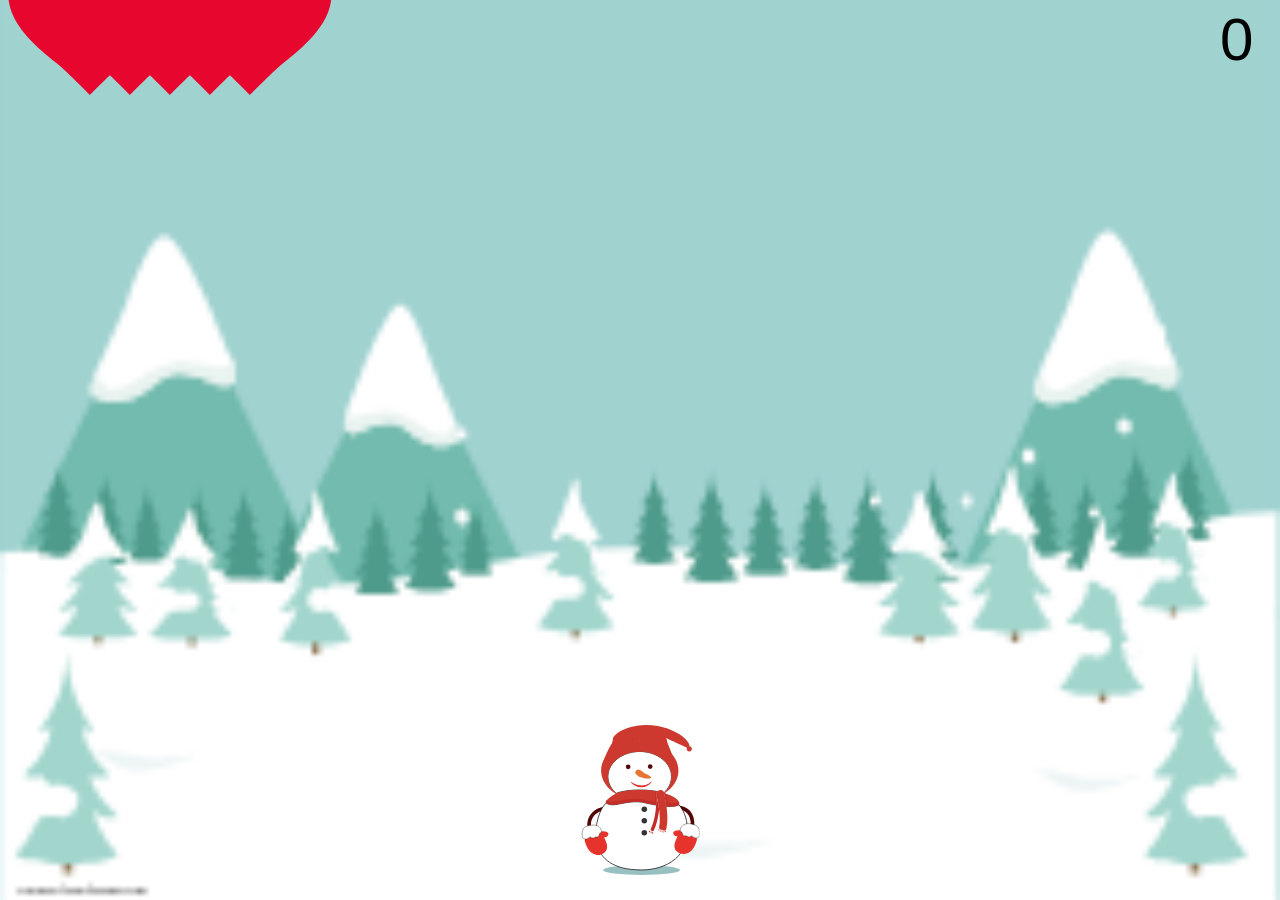
<file: p5/empty-example/index.html>
<html>
<head>
  <meta charset="UTF-8">
  <script language="javascript" type="text/javascript" src="../p5.js"></script>
  <!-- uncomment lines below to include extra p5 libraries -->
	<script language="javascript" src="../addons/p5.dom.js"></script>
<!--  <script language="javascript" src="../addons/p5.sound.js"></script>-->
  <script language="javascript" src="../addons/p5.play-master/lib/p5.play.js"></script>
  <script language="javascript" type="text/javascript" src="sketch.js"></script>
  <!-- this line removes any default padding and style. you might only need one of these values set. -->
  <style> body {padding: 0; margin: 0;} </style>
</head>

<body>
</body>
</html>
</file>
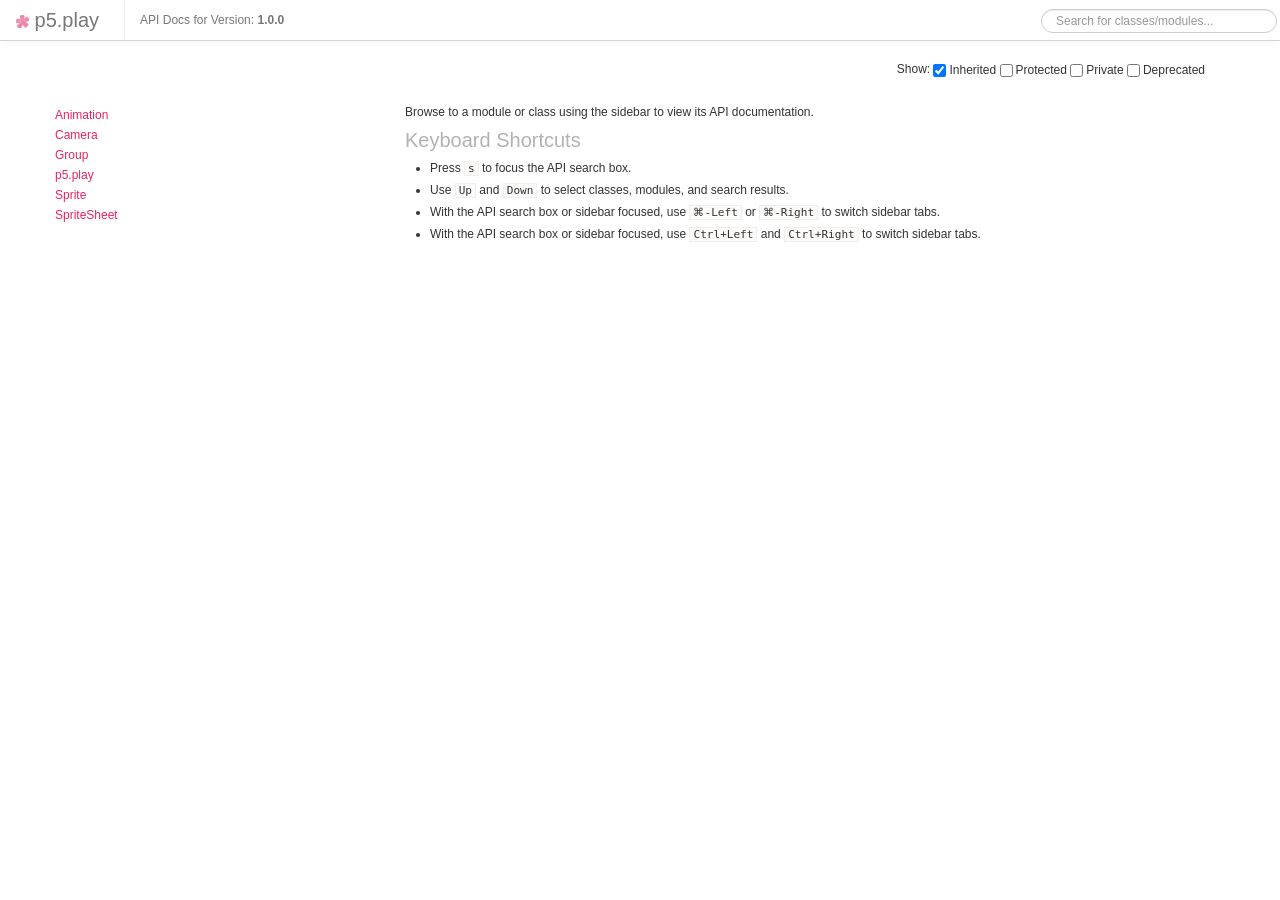
<file: p5/addons/p5.play-master/docs/index.html>
<!DOCTYPE html>
<html lang="en">
<head>
    <meta charset="utf-8">
    <title>p5.play</title>
    <link rel="stylesheet" href="">
    <link rel="stylesheet" href="./assets/vendor/prettify/prettify-min.css">
    <link rel="stylesheet" href="./assets/css/main.css" id="site_styles">
    <link rel="stylesheet" href="./assets/css/custom.css">
    <link rel="stylesheet" href="./assets/css/lucid.css">
    <link rel="stylesheet" href="./assets/vendor/bootstrap/css/bootstrap.css">
    <link rel="shortcut icon" type="image/png" href="./assets/favicon.png">
</head>
<body class="yui3-skin-sam">
<div class="navbar navbar-fixed-top">
    <div class="navbar-inner">
        <h1 class="brand" style="padding: 10px 16px 10px; height: 20px; line-height: 20px; margin-left: 0;">
	    <img alt="p5.play" src="../asterisk.png" style="max-height: 65%;" title="p5.play">
            p5.play
        </h1>
	<div class="nav">
            <li class="divider-vertical"></li>
            <li>
                <p class="navbar-text">
                    API Docs for Version: <b>1.0.0</b>
                </p>
            </li>
        </div>
        <form class="navbar-form pull-right" style="line-height: 40px; height: 40px;">
            <input style="margin-top: 0;" type="text" class="search-query" placeholder="Search for classes/modules..." data-obj='["classes/Animation", "classes/Camera", "classes/Group", "classes/p5.play", "classes/Sprite", "classes/SpriteSheet", "modules/p5.play"]'>
        </form>
    </div>
</div>
<div class="container">
    <div class="row">
        <div class="span3">
	    <div>
	        <div id="sidebar">
	        <div id="classes">
	            <ul id="api-classes" class="nav nav-list">
	                    <li><a href="./classes/Animation.html">Animation</a></li>
	                    <li><a href="./classes/Camera.html">Camera</a></li>
	                    <li><a href="./classes/Group.html">Group</a></li>
	                    <li><a href="./classes/p5.play.html">p5.play</a></li>
	                    <li><a href="./classes/Sprite.html">Sprite</a></li>
	                    <li><a href="./classes/SpriteSheet.html">SpriteSheet</a></li>
	            </ul>
	        </div>
	        </div>
	    </div>
        </div>
        <div class="span9">
                <form id="options-form" class="form-inline pull-right">
                    Show:
                    <label for="api-show-inherited" class="checkbox">
                        <input type="checkbox" id="api-show-inherited" checked>
                        Inherited
                    </label>
            
                    <label for="api-show-protected" class="checkbox">
                        <input type="checkbox" id="api-show-protected">
                        Protected
                    </label>
            
                    <label for="api-show-private" class="checkbox">
                        <input type="checkbox" id="api-show-private">
                        Private
                    </label>
                    <label for="api-show-deprecated" class="checkbox">
                        <input type="checkbox" id="api-show-deprecated">
                        Deprecated
                    </label>
            
                </form>
            
            <div class="apidocs">
                <div id="docs-main">
                    <div class="content">
                            <div class="apidocs">
                                <div id="docs-main" class="content">
                                    <p>
                                    Browse to a module or class using the sidebar to view its API documentation.
                                    </p>
                        
                                    <h2>Keyboard Shortcuts</h2>
                        
                                    <ul>
                                        <li><p>Press <kbd>s</kbd> to focus the API search box.</p></li>
                        
                                        <li><p>Use <kbd>Up</kbd> and <kbd>Down</kbd> to select classes, modules, and search results.</p></li>
                        
                                        <li class="mac-only"><p>With the API search box or sidebar focused, use <kbd><span class="cmd">&#x2318;</span>-Left</kbd> or <kbd><span class="cmd">&#x2318;</span>-Right</kbd> to switch sidebar tabs.</p></li>
                        
                                        <li class="pc-only"><p>With the API search box or sidebar focused, use <kbd>Ctrl+Left</kbd> and <kbd>Ctrl+Right</kbd> to switch sidebar tabs.</p></li>
                                    </ul>
                                </div>
                            </div>
                        
                        
                    </div>
                </div>
            </div>
        </div>
    </div>
</div>
<script src="./assets/vendor/jquery/jquery-1.8.2.min.js"></script>
<script src="./assets/vendor/bootstrap/js/bootstrap.js"></script>
<script src="./assets/vendor/prettify/prettify-min.js"></script>
<script src="./assets/js/yuidoc-bootstrap.js"></script>
<script>prettyPrint();</script>
</body>
</html>
</file>
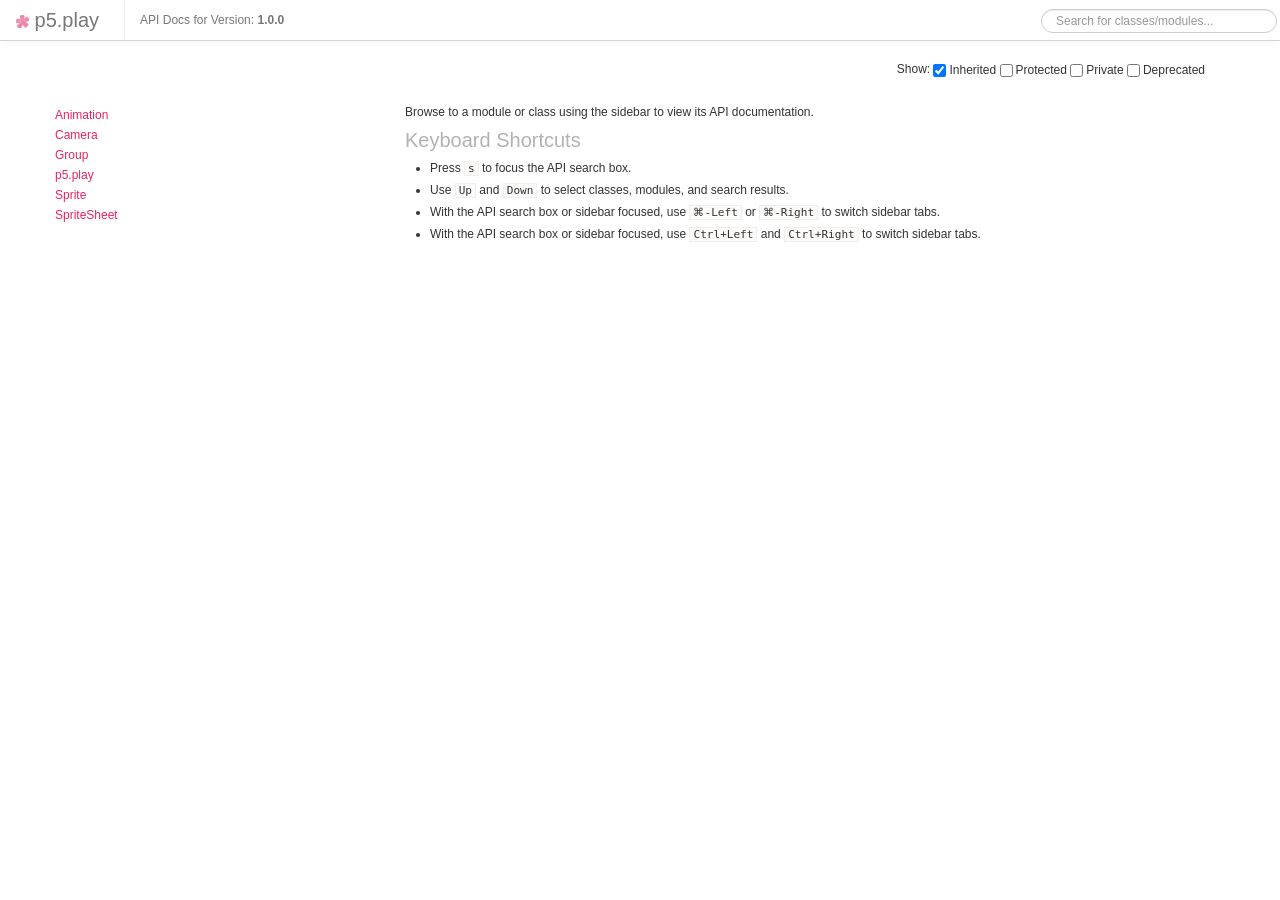
<file: p5/addons/p5.play-master/docs/assets/index.html>
<!doctype html>
<html>
    <head>
        <title>Redirector</title>
        <meta http-equiv="refresh" content="0;url=../">
    </head>
    <body>
        <a href="../">Click here to redirect</a>
    </body>
</html>
</file>
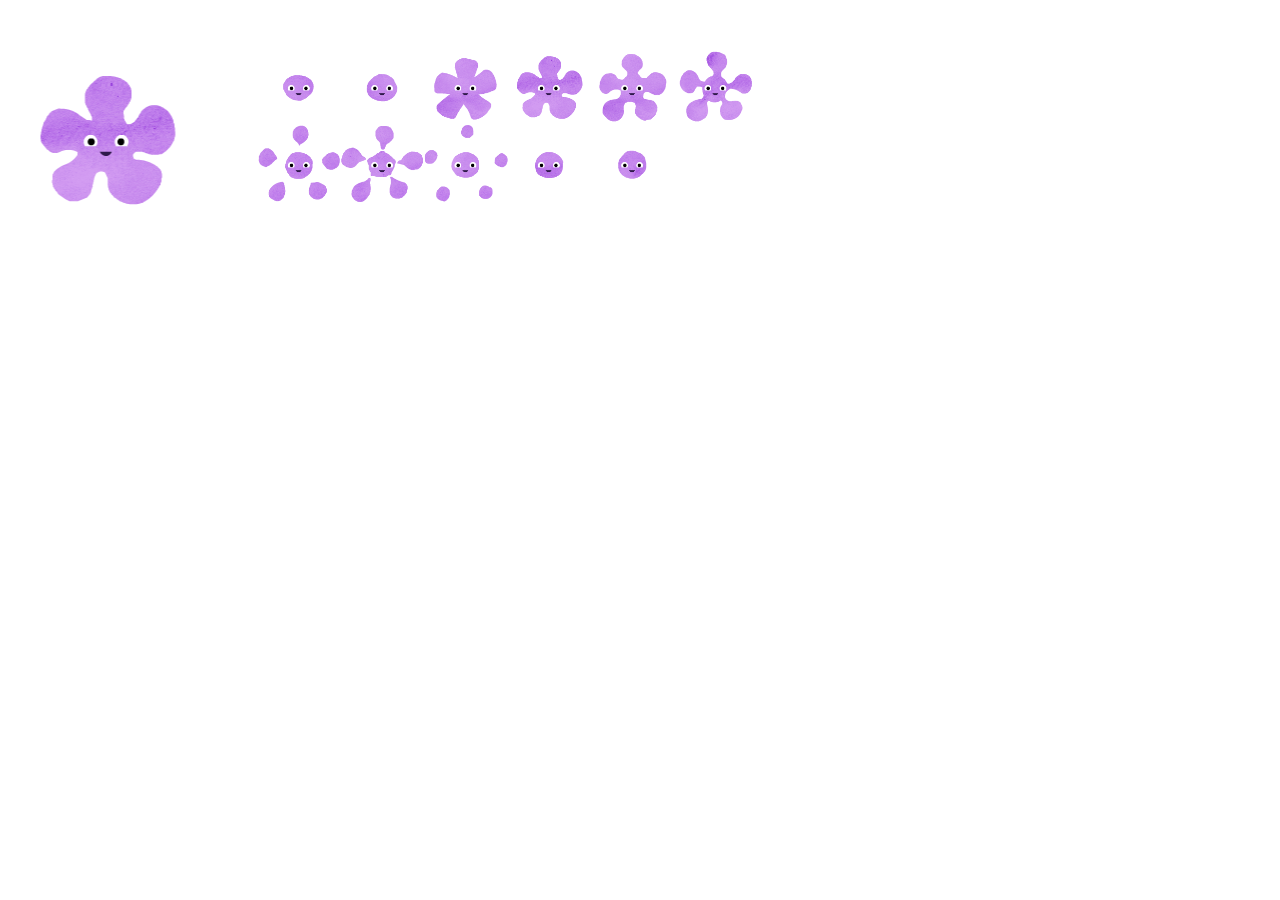
<file: p5/addons/p5.play-master/examples/animation_sprite_sheet.html>
<!DOCTYPE html>
<html>
  <head>
    <meta charset="UTF-8">
    <title>p5.play Example</title>
    <!-- link p5.js and its addons like p5.dom.js or p5.sound.js -->
    <script src="lib/p5.js" type="text/javascript"></script>
    <!-- link p5.play.js -->
    <script src="lib/p5.play.js" type="text/javascript"></script>
    <!-- link your javascript sketch -->
    <script src="animation_sprite_sheet.js" type="text/javascript"></script>
  </head>
  <body>
  </body>
</html>
</file>
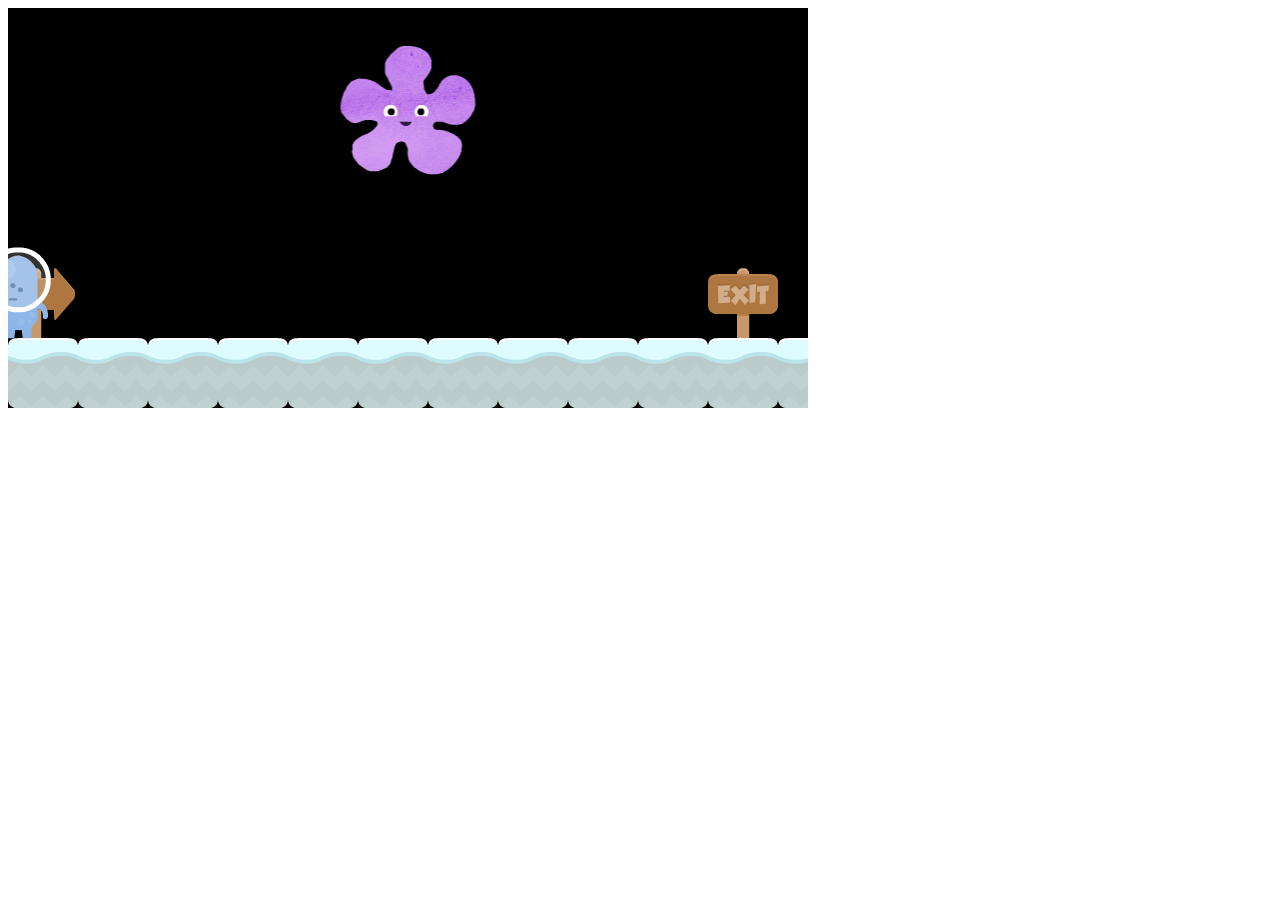
<file: p5/addons/p5.play-master/examples/sprites_with_sheets.html>
<!DOCTYPE html>
<html>
<head>
    <meta charset="UTF-8">
    <title>p5.play Example</title>
    <!-- link p5.js and its addons like p5.dom.js or p5.sound.js -->
    <script src="lib/p5.js" type="text/javascript"></script>
    <!-- link p5.play.js -->
    <script src="lib/p5.play.js" type="text/javascript"></script>
    <!-- link your javascript sketch -->
    <script src="sprites_with_sheet.js" type="text/javascript"></script>
</head>
<body>
</body>
</html>
</file>
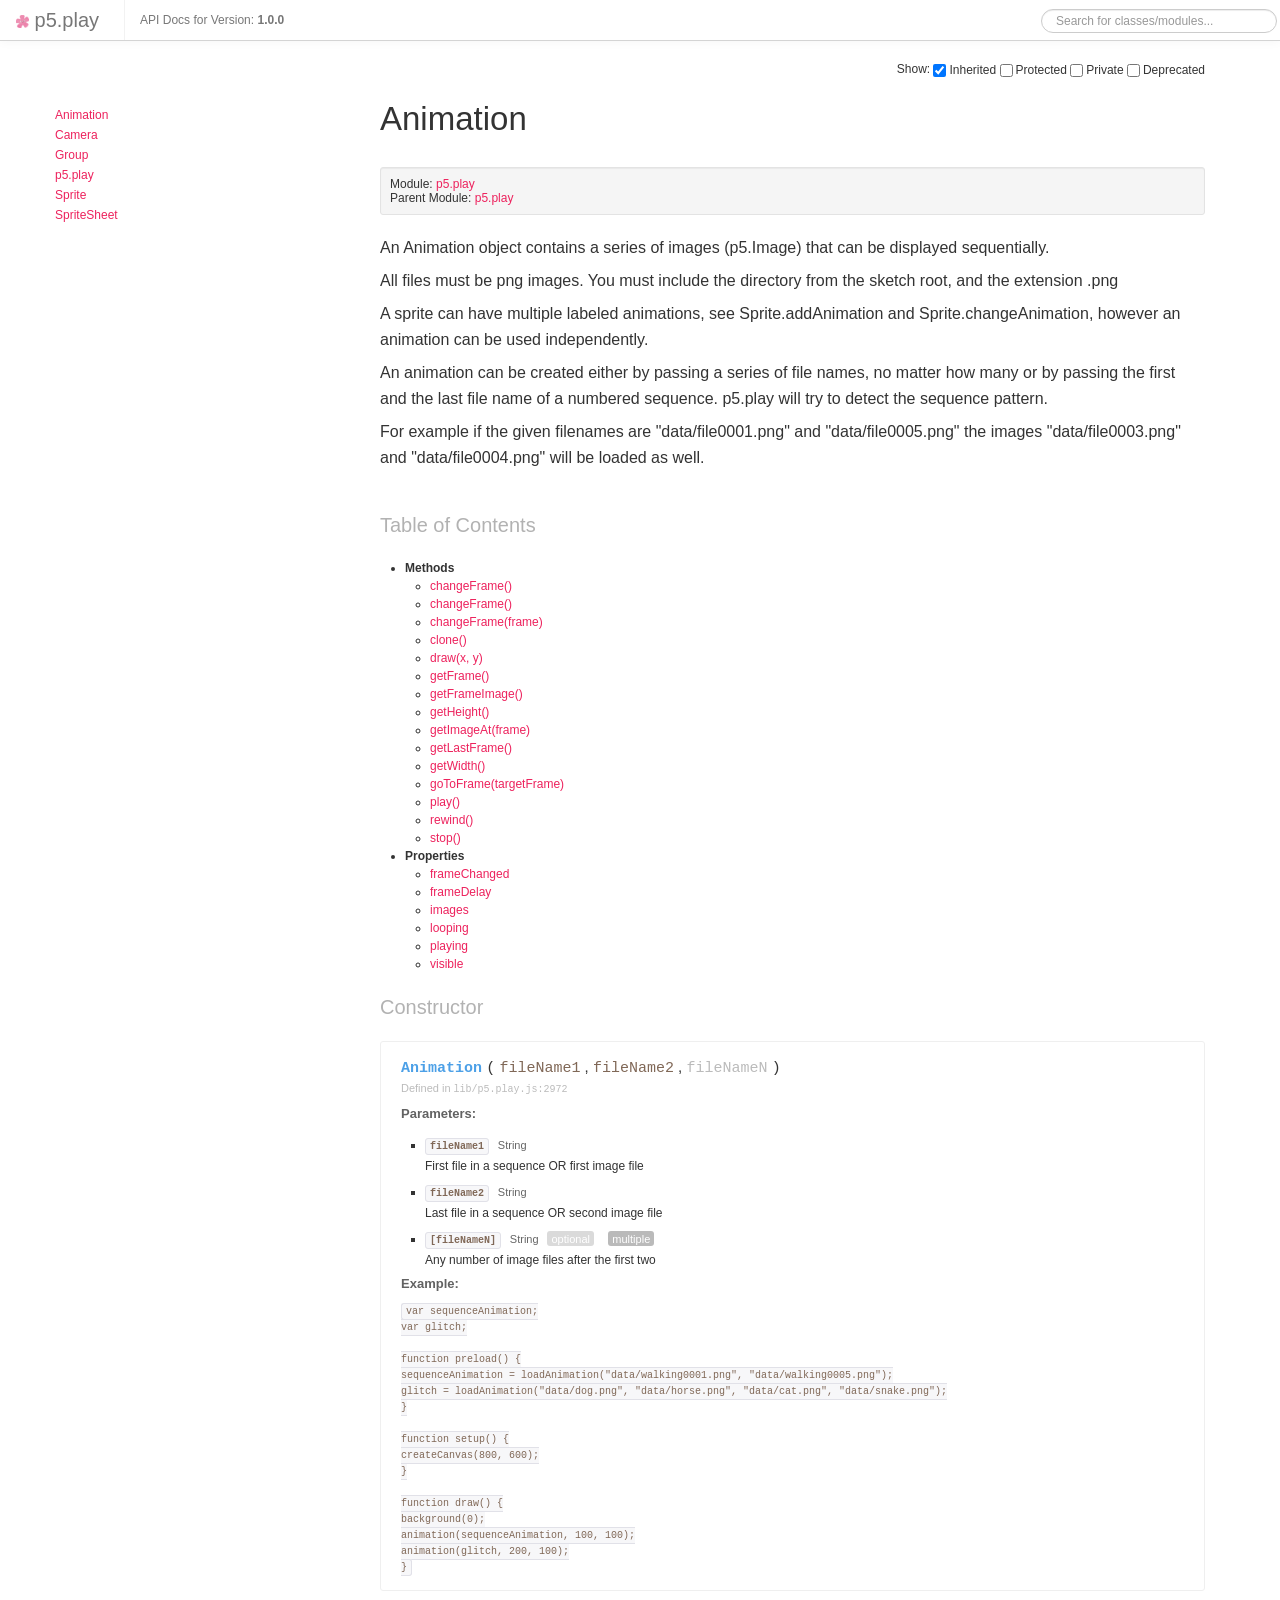
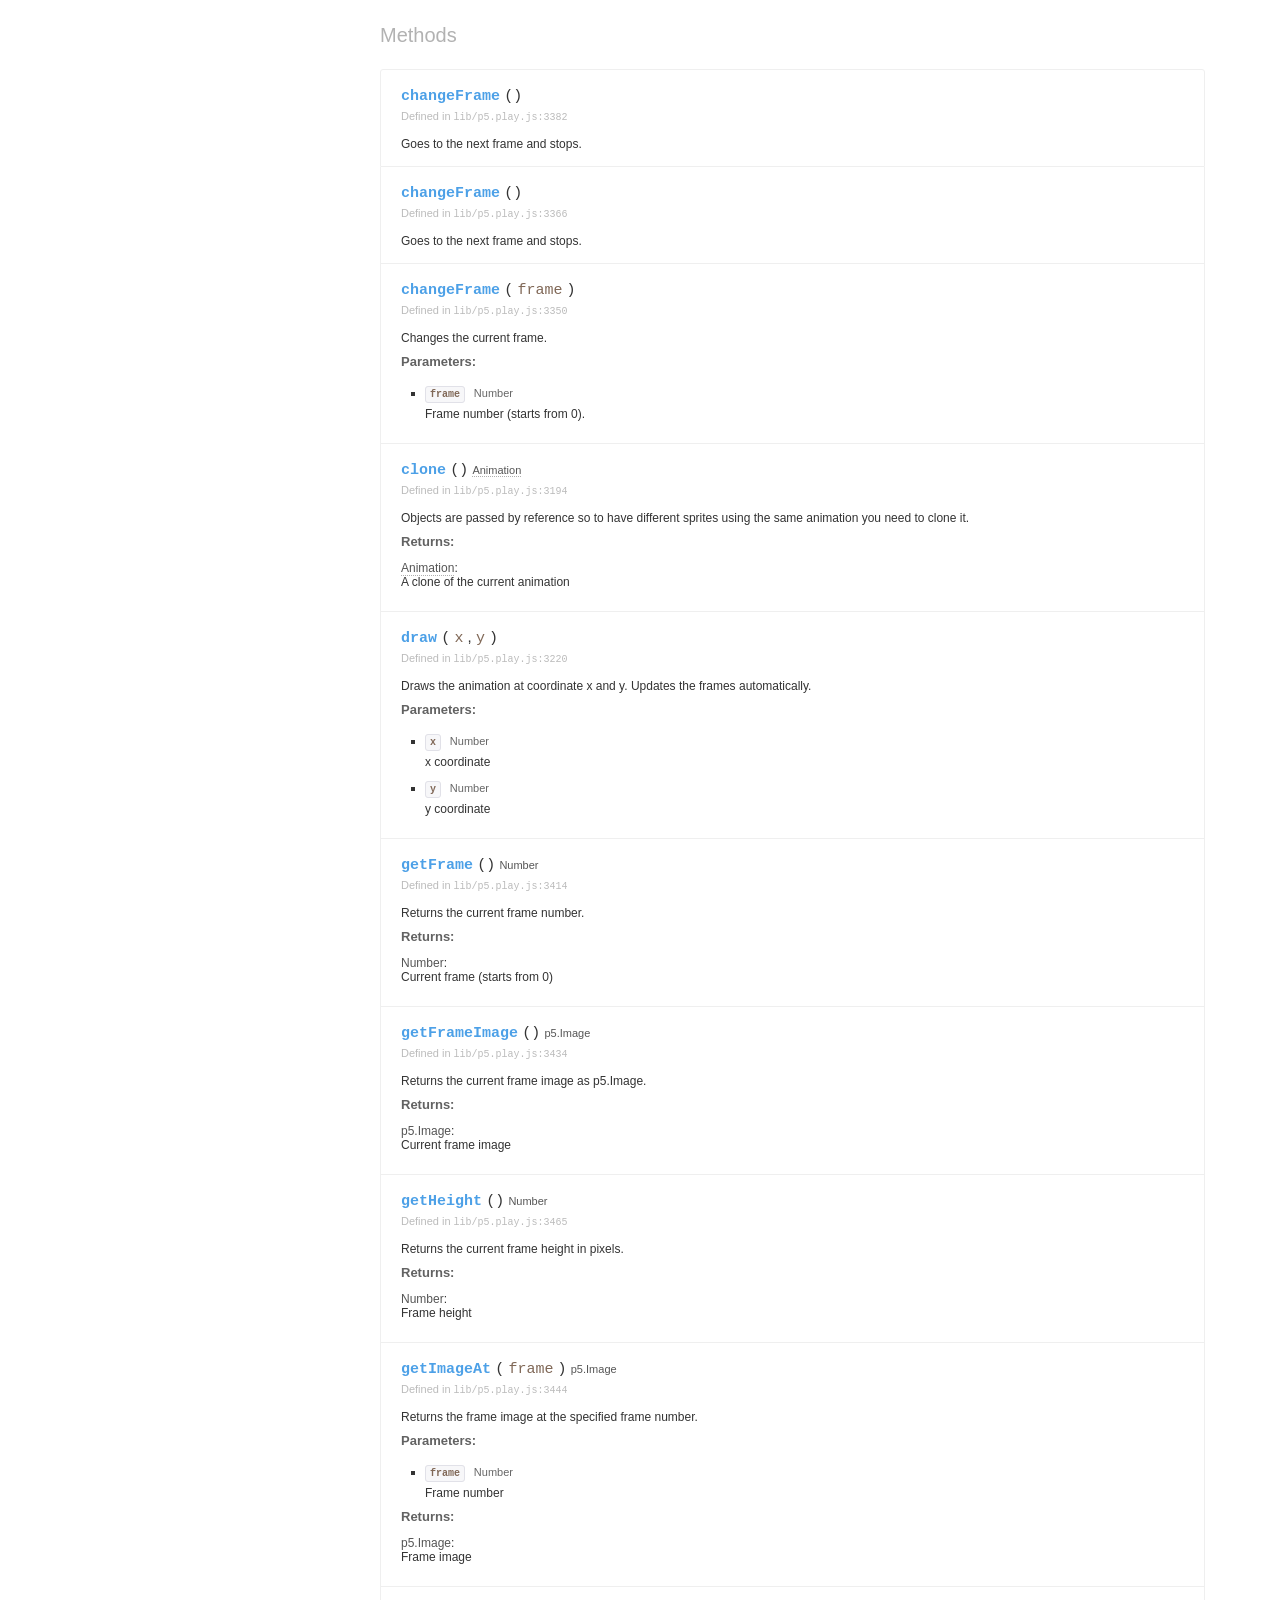
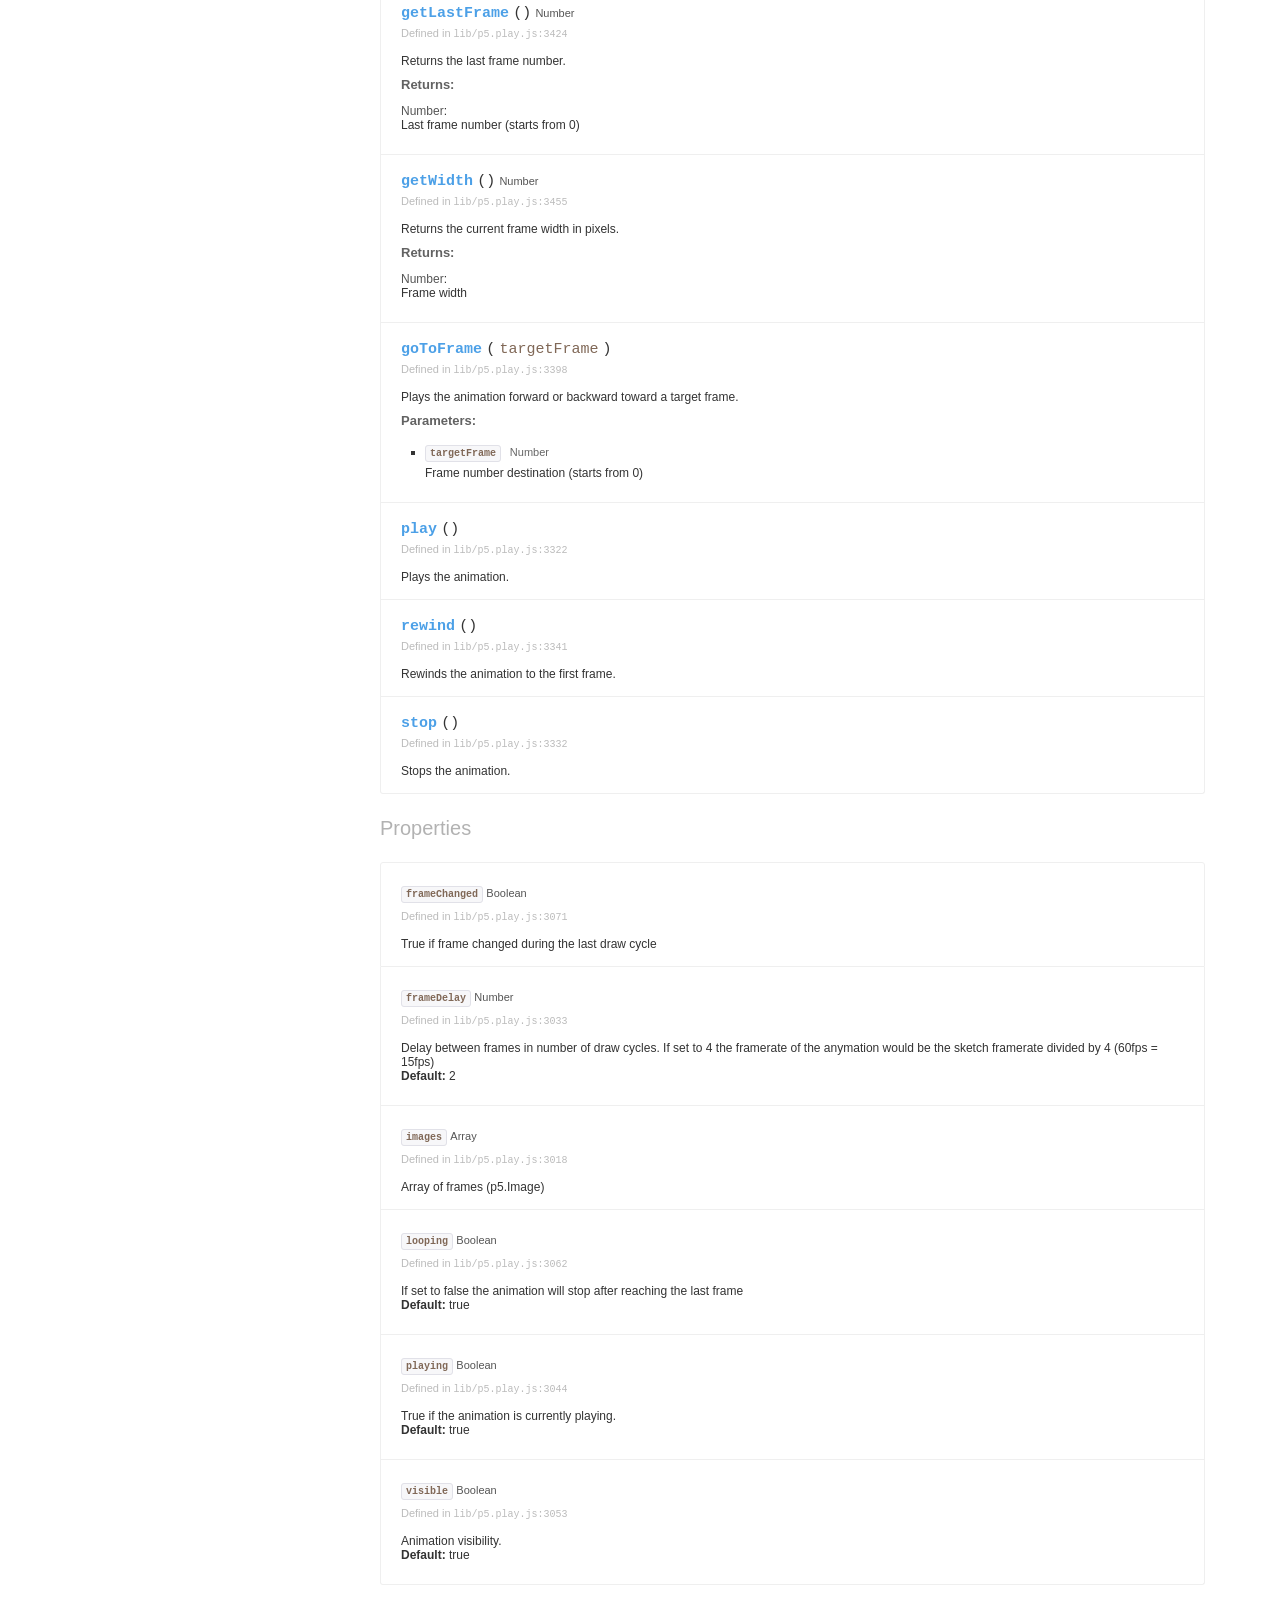
<file: p5/addons/p5.play-master/docs/classes/Animation.html>
<!DOCTYPE html>
<html lang="en">
<head>
    <meta charset="utf-8">
    <title>Animation - p5.play</title>
    <link rel="stylesheet" href="">
    <link rel="stylesheet" href="../assets/vendor/prettify/prettify-min.css">
    <link rel="stylesheet" href="../assets/css/main.css" id="site_styles">
    <link rel="stylesheet" href="../assets/css/custom.css">
    <link rel="stylesheet" href="../assets/css/lucid.css">
    <link rel="stylesheet" href="../assets/vendor/bootstrap/css/bootstrap.css">
    <link rel="shortcut icon" type="image/png" href="../assets/favicon.png">
</head>
<body class="yui3-skin-sam">
<div class="navbar navbar-fixed-top">
    <div class="navbar-inner">
        <h1 class="brand" style="padding: 10px 16px 10px; height: 20px; line-height: 20px; margin-left: 0;">
	    <img alt="p5.play" src="../../asterisk.png" style="max-height: 65%;" title="p5.play">
            p5.play
        </h1>
	<div class="nav">
            <li class="divider-vertical"></li>
            <li>
                <p class="navbar-text">
                    API Docs for Version: <b>1.0.0</b>
                </p>
            </li>
        </div>
        <form class="navbar-form pull-right" style="line-height: 40px; height: 40px;">
            <input style="margin-top: 0;" type="text" class="search-query" placeholder="Search for classes/modules..." data-obj='["classes/Animation", "classes/Camera", "classes/Group", "classes/p5.play", "classes/Sprite", "classes/SpriteSheet", "modules/p5.play"]'>
        </form>
    </div>
</div>
<div class="container">
    <div class="row">
        <div class="span3">
	    <div>
	        <div id="sidebar">
	        <div id="classes">
	            <ul id="api-classes" class="nav nav-list">
	                    <li><a href="../classes/Animation.html">Animation</a></li>
	                    <li><a href="../classes/Camera.html">Camera</a></li>
	                    <li><a href="../classes/Group.html">Group</a></li>
	                    <li><a href="../classes/p5.play.html">p5.play</a></li>
	                    <li><a href="../classes/Sprite.html">Sprite</a></li>
	                    <li><a href="../classes/SpriteSheet.html">SpriteSheet</a></li>
	            </ul>
	        </div>
	        </div>
	    </div>
        </div>
        <div class="span9">
                <form id="options-form" class="form-inline pull-right">
                    Show:
                    <label for="api-show-inherited" class="checkbox">
                        <input type="checkbox" id="api-show-inherited" checked>
                        Inherited
                    </label>
            
                    <label for="api-show-protected" class="checkbox">
                        <input type="checkbox" id="api-show-protected">
                        Protected
                    </label>
            
                    <label for="api-show-private" class="checkbox">
                        <input type="checkbox" id="api-show-private">
                        Private
                    </label>
                    <label for="api-show-deprecated" class="checkbox">
                        <input type="checkbox" id="api-show-deprecated">
                        Deprecated
                    </label>
            
                </form>
            
            <div class="apidocs">
                <div id="docs-main">
                    <div class="content">
                        <div class="page-header">
                            <h1>Animation</h1>
                        </div>
                        
                        
                        
                        	<div class="well well-small">
                                    Module: <a href="../modules/p5.play.html">p5.play</a><br>
                                    Parent Module: <a href="../modules/p5.play.html">p5.play</a>
                            </div>
                        
                        
                        
                        <div class="yuidoc-class-description">
                        <p>An Animation object contains a series of images (p5.Image) that
                        can be displayed sequentially.</p>
                        <p>All files must be png images. You must include the directory from the sketch root,
                        and the extension .png</p>
                        <p>A sprite can have multiple labeled animations, see Sprite.addAnimation
                        and Sprite.changeAnimation, however an animation can be used independently.</p>
                        <p>An animation can be created either by passing a series of file names,
                        no matter how many or by passing the first and the last file name
                        of a numbered sequence.
                        p5.play will try to detect the sequence pattern.</p>
                        <p>For example if the given filenames are
                        "data/file0001.png" and "data/file0005.png" the images
                        "data/file0003.png" and "data/file0004.png" will be loaded as well.</p>
                        
                        </div>
                        
                        <!-- table of contents -->
                        
                        <div id="class-toc" class="page-section">
                        	<h2>Table of Contents</h2>
                            <ul>
                        		<li>
                        			<strong>Methods</strong>
                        			<ul>
                        				<li><a href="#method-changeFrame"><span class="im">changeFrame</span>()</a></li>
                        				<li><a href="#method-changeFrame"><span class="im">changeFrame</span>()</a></li>
                        				<li><a href="#method-changeFrame"><span class="im">changeFrame</span>(<span class="ia">frame</span>)</a></li>
                        				<li><a href="#method-clone"><span class="im">clone</span>()</a></li>
                        				<li><a href="#method-draw"><span class="im">draw</span>(<span class="ia">x</span><span class="ia">y</span>)</a></li>
                        				<li><a href="#method-getFrame"><span class="im">getFrame</span>()</a></li>
                        				<li><a href="#method-getFrameImage"><span class="im">getFrameImage</span>()</a></li>
                        				<li><a href="#method-getHeight"><span class="im">getHeight</span>()</a></li>
                        				<li><a href="#method-getImageAt"><span class="im">getImageAt</span>(<span class="ia">frame</span>)</a></li>
                        				<li><a href="#method-getLastFrame"><span class="im">getLastFrame</span>()</a></li>
                        				<li><a href="#method-getWidth"><span class="im">getWidth</span>()</a></li>
                        				<li><a href="#method-goToFrame"><span class="im">goToFrame</span>(<span class="ia">targetFrame</span>)</a></li>
                        				<li><a href="#method-play"><span class="im">play</span>()</a></li>
                        				<li><a href="#method-rewind"><span class="im">rewind</span>()</a></li>
                        				<li><a href="#method-stop"><span class="im">stop</span>()</a></li>
                        			</ul>
                        		</li>
                        
                        		<li>
                        			<strong>Properties</strong>
                        			<ul>
                        				<li><a href="#prop-frameChanged"><span class="ip">frameChanged</span></a></li>
                        				<li><a href="#prop-frameDelay"><span class="ip">frameDelay</span></a></li>
                        				<li><a href="#prop-images"><span class="ip">images</span></a></li>
                        				<li><a href="#prop-looping"><span class="ip">looping</span></a></li>
                        				<li><a href="#prop-playing"><span class="ip">playing</span></a></li>
                        				<li><a href="#prop-visible"><span class="ip">visible</span></a></li>
                        			</ul>
                        		</li>
                        
                        
                        	</ul>
                        </div>
                        
                        <!-- details -->
                        
                            <div class="constructor yuidoc-class-constructor page-section">
                                <h2>Constructor</h2>
                                <div class="item-list">
                                <div id="method-Animation" class="method item">
                                	<div class="method-signature">
                                	<span class="name"><code>Animation</code></span>
                                
                                		<div class="args">
                                			<span class="paren">(</span><ul class="args-list inline commas">
                                				<li class="arg">
                                						<code>fileName1</code>
                                				</li>
                                				<li class="arg">
                                						<code>fileName2</code>
                                				</li>
                                				<li class="arg">
                                						<code class="optional">fileNameN</code>
                                				</li>
                                			</ul><span class="paren">)</span>
                                		</div>
                                	</div>
                                
                                
                                
                                
                                
                                
                                	<div class="meta">
                                				<p>
                                				Defined in
                                		<a href="../files/lib_p5.play.js.html#l2972"><code>lib&#x2F;p5.play.js:2972</code></a>
                                		</p>
                                
                                
                                
                                	</div>
                                
                                
                                		<div class="params">
                                			<h4>Parameters:</h4>
                                
                                			<ul class="params-list">
                                				<li class="param">
                                						<code class="param-name">fileName1</code>
                                						<span class="type">String</span>
                                
                                
                                					<div class="param-description"><p>First file in a sequence OR first image file</p>
                                </div>
                                
                                				</li>
                                				<li class="param">
                                						<code class="param-name">fileName2</code>
                                						<span class="type">String</span>
                                
                                
                                					<div class="param-description"><p>Last file in a sequence OR second image file</p>
                                </div>
                                
                                				</li>
                                				<li class="param">
                                						<code class="param-name optional">[fileNameN]</code>
                                						<span class="type">String</span>
                                						<span class="flag optional" title="This parameter is optional.">optional</span>
                                
                                						<span class="flag multiple" title="This argument may occur one or more times.">multiple</span>
                                
                                					<div class="param-description"><p>Any number of image files after the first two</p>
                                </div>
                                
                                				</li>
                                			</ul>
                                		</div>
                                
                                
                                		<div class="example">
                                			<h4>Example:</h4>
                                
                                			<div class="example-content">
                                				<code>
                                var sequenceAnimation;<br>
                                var glitch;<br><br>
                                function preload() {<br>
                                  sequenceAnimation = loadAnimation("data/walking0001.png", "data/walking0005.png");<br>
                                  glitch = loadAnimation("data/dog.png", "data/horse.png", "data/cat.png", "data/snake.png");<br>
                                }<br><br>
                                function setup() {<br>
                                  createCanvas(800, 600);<br>
                                }<br><br>
                                function draw() {<br>
                                  background(0);<br>
                                  animation(sequenceAnimation, 100, 100);<br>
                                  animation(glitch, 200, 100);<br>
                                }
                                </code>
                                			</div>
                                		</div>
                                </div>
                                </div>
                            </div>
                        
                            <div id="methods" class="page-section">
                                <h2 class="off-left">Methods</h2>
                                <div class="item-list">
                                    <div id="method-changeFrame" class="method item">
                                    	<div class="method-signature">
                                    	<span class="name"><code>changeFrame</code></span>
                                    
                                    		<span class="paren">()</span>
                                    	</div>
                                    
                                    
                                    
                                    
                                    
                                    
                                    	<div class="meta">
                                    				<p>
                                    				Defined in
                                    		<a href="../files/lib_p5.play.js.html#l3382"><code>lib&#x2F;p5.play.js:3382</code></a>
                                    		</p>
                                    
                                    
                                    
                                    	</div>
                                    
                                    	<div class="description"><p>Goes to the next frame and stops.</p>
                                    </div>
                                    
                                    
                                    
                                    </div>
                                    <div id="method-changeFrame" class="method item">
                                    	<div class="method-signature">
                                    	<span class="name"><code>changeFrame</code></span>
                                    
                                    		<span class="paren">()</span>
                                    	</div>
                                    
                                    
                                    
                                    
                                    
                                    
                                    	<div class="meta">
                                    				<p>
                                    				Defined in
                                    		<a href="../files/lib_p5.play.js.html#l3366"><code>lib&#x2F;p5.play.js:3366</code></a>
                                    		</p>
                                    
                                    
                                    
                                    	</div>
                                    
                                    	<div class="description"><p>Goes to the next frame and stops.</p>
                                    </div>
                                    
                                    
                                    
                                    </div>
                                    <div id="method-changeFrame" class="method item">
                                    	<div class="method-signature">
                                    	<span class="name"><code>changeFrame</code></span>
                                    
                                    		<div class="args">
                                    			<span class="paren">(</span><ul class="args-list inline commas">
                                    				<li class="arg">
                                    						<code>frame</code>
                                    				</li>
                                    			</ul><span class="paren">)</span>
                                    		</div>
                                    	</div>
                                    
                                    
                                    
                                    
                                    
                                    
                                    	<div class="meta">
                                    				<p>
                                    				Defined in
                                    		<a href="../files/lib_p5.play.js.html#l3350"><code>lib&#x2F;p5.play.js:3350</code></a>
                                    		</p>
                                    
                                    
                                    
                                    	</div>
                                    
                                    	<div class="description"><p>Changes the current frame.</p>
                                    </div>
                                    
                                    		<div class="params">
                                    			<h4>Parameters:</h4>
                                    
                                    			<ul class="params-list">
                                    				<li class="param">
                                    						<code class="param-name">frame</code>
                                    						<span class="type">Number</span>
                                    
                                    
                                    					<div class="param-description"><p>Frame number (starts from 0).</p>
                                    </div>
                                    
                                    				</li>
                                    			</ul>
                                    		</div>
                                    
                                    
                                    </div>
                                    <div id="method-clone" class="method item">
                                    	<div class="method-signature">
                                    	<span class="name"><code>clone</code></span>
                                    
                                    		<span class="paren">()</span>
                                    		<span class="returns-inline">
                                    			<span class="type"><a href="../classes/Animation.html" class="crosslink">Animation</a></span>
                                    		</span>
                                    	</div>
                                    
                                    
                                    
                                    
                                    
                                    
                                    	<div class="meta">
                                    				<p>
                                    				Defined in
                                    		<a href="../files/lib_p5.play.js.html#l3194"><code>lib&#x2F;p5.play.js:3194</code></a>
                                    		</p>
                                    
                                    
                                    
                                    	</div>
                                    
                                    	<div class="description"><p>Objects are passed by reference so to have different sprites
                                    using the same animation you need to clone it.</p>
                                    </div>
                                    
                                    
                                    		<div class="returns">
                                    			<h4>Returns:</h4>
                                    
                                    			<div class="returns-description">
                                    						<span class="type"><a href="../classes/Animation.html" class="crosslink">Animation</a></span>:
                                    					<p>A clone of the current animation</p>
                                    
                                    			</div>
                                    		</div>
                                    
                                    </div>
                                    <div id="method-draw" class="method item">
                                    	<div class="method-signature">
                                    	<span class="name"><code>draw</code></span>
                                    
                                    		<div class="args">
                                    			<span class="paren">(</span><ul class="args-list inline commas">
                                    				<li class="arg">
                                    						<code>x</code>
                                    				</li>
                                    				<li class="arg">
                                    						<code>y</code>
                                    				</li>
                                    			</ul><span class="paren">)</span>
                                    		</div>
                                    	</div>
                                    
                                    
                                    
                                    
                                    
                                    
                                    	<div class="meta">
                                    				<p>
                                    				Defined in
                                    		<a href="../files/lib_p5.play.js.html#l3220"><code>lib&#x2F;p5.play.js:3220</code></a>
                                    		</p>
                                    
                                    
                                    
                                    	</div>
                                    
                                    	<div class="description"><p>Draws the animation at coordinate x and y.
                                    Updates the frames automatically.</p>
                                    </div>
                                    
                                    		<div class="params">
                                    			<h4>Parameters:</h4>
                                    
                                    			<ul class="params-list">
                                    				<li class="param">
                                    						<code class="param-name">x</code>
                                    						<span class="type">Number</span>
                                    
                                    
                                    					<div class="param-description"><p>x coordinate</p>
                                    </div>
                                    
                                    				</li>
                                    				<li class="param">
                                    						<code class="param-name">y</code>
                                    						<span class="type">Number</span>
                                    
                                    
                                    					<div class="param-description"><p>y coordinate</p>
                                    </div>
                                    
                                    				</li>
                                    			</ul>
                                    		</div>
                                    
                                    
                                    </div>
                                    <div id="method-getFrame" class="method item">
                                    	<div class="method-signature">
                                    	<span class="name"><code>getFrame</code></span>
                                    
                                    		<span class="paren">()</span>
                                    		<span class="returns-inline">
                                    			<span class="type">Number</span>
                                    		</span>
                                    	</div>
                                    
                                    
                                    
                                    
                                    
                                    
                                    	<div class="meta">
                                    				<p>
                                    				Defined in
                                    		<a href="../files/lib_p5.play.js.html#l3414"><code>lib&#x2F;p5.play.js:3414</code></a>
                                    		</p>
                                    
                                    
                                    
                                    	</div>
                                    
                                    	<div class="description"><p>Returns the current frame number.</p>
                                    </div>
                                    
                                    
                                    		<div class="returns">
                                    			<h4>Returns:</h4>
                                    
                                    			<div class="returns-description">
                                    						<span class="type">Number</span>:
                                    					<p>Current frame (starts from 0)</p>
                                    
                                    			</div>
                                    		</div>
                                    
                                    </div>
                                    <div id="method-getFrameImage" class="method item">
                                    	<div class="method-signature">
                                    	<span class="name"><code>getFrameImage</code></span>
                                    
                                    		<span class="paren">()</span>
                                    		<span class="returns-inline">
                                    			<span class="type">p5.Image</span>
                                    		</span>
                                    	</div>
                                    
                                    
                                    
                                    
                                    
                                    
                                    	<div class="meta">
                                    				<p>
                                    				Defined in
                                    		<a href="../files/lib_p5.play.js.html#l3434"><code>lib&#x2F;p5.play.js:3434</code></a>
                                    		</p>
                                    
                                    
                                    
                                    	</div>
                                    
                                    	<div class="description"><p>Returns the current frame image as p5.Image.</p>
                                    </div>
                                    
                                    
                                    		<div class="returns">
                                    			<h4>Returns:</h4>
                                    
                                    			<div class="returns-description">
                                    						<span class="type">p5.Image</span>:
                                    					<p>Current frame image</p>
                                    
                                    			</div>
                                    		</div>
                                    
                                    </div>
                                    <div id="method-getHeight" class="method item">
                                    	<div class="method-signature">
                                    	<span class="name"><code>getHeight</code></span>
                                    
                                    		<span class="paren">()</span>
                                    		<span class="returns-inline">
                                    			<span class="type">Number</span>
                                    		</span>
                                    	</div>
                                    
                                    
                                    
                                    
                                    
                                    
                                    	<div class="meta">
                                    				<p>
                                    				Defined in
                                    		<a href="../files/lib_p5.play.js.html#l3465"><code>lib&#x2F;p5.play.js:3465</code></a>
                                    		</p>
                                    
                                    
                                    
                                    	</div>
                                    
                                    	<div class="description"><p>Returns the current frame height in pixels.</p>
                                    </div>
                                    
                                    
                                    		<div class="returns">
                                    			<h4>Returns:</h4>
                                    
                                    			<div class="returns-description">
                                    						<span class="type">Number</span>:
                                    					<p>Frame height</p>
                                    
                                    			</div>
                                    		</div>
                                    
                                    </div>
                                    <div id="method-getImageAt" class="method item">
                                    	<div class="method-signature">
                                    	<span class="name"><code>getImageAt</code></span>
                                    
                                    		<div class="args">
                                    			<span class="paren">(</span><ul class="args-list inline commas">
                                    				<li class="arg">
                                    						<code>frame</code>
                                    				</li>
                                    			</ul><span class="paren">)</span>
                                    		</div>
                                    		<span class="returns-inline">
                                    			<span class="type">p5.Image</span>
                                    		</span>
                                    	</div>
                                    
                                    
                                    
                                    
                                    
                                    
                                    	<div class="meta">
                                    				<p>
                                    				Defined in
                                    		<a href="../files/lib_p5.play.js.html#l3444"><code>lib&#x2F;p5.play.js:3444</code></a>
                                    		</p>
                                    
                                    
                                    
                                    	</div>
                                    
                                    	<div class="description"><p>Returns the frame image at the specified frame number.</p>
                                    </div>
                                    
                                    		<div class="params">
                                    			<h4>Parameters:</h4>
                                    
                                    			<ul class="params-list">
                                    				<li class="param">
                                    						<code class="param-name">frame</code>
                                    						<span class="type">Number</span>
                                    
                                    
                                    					<div class="param-description"><p>Frame number</p>
                                    </div>
                                    
                                    				</li>
                                    			</ul>
                                    		</div>
                                    
                                    		<div class="returns">
                                    			<h4>Returns:</h4>
                                    
                                    			<div class="returns-description">
                                    						<span class="type">p5.Image</span>:
                                    					<p>Frame image</p>
                                    
                                    			</div>
                                    		</div>
                                    
                                    </div>
                                    <div id="method-getLastFrame" class="method item">
                                    	<div class="method-signature">
                                    	<span class="name"><code>getLastFrame</code></span>
                                    
                                    		<span class="paren">()</span>
                                    		<span class="returns-inline">
                                    			<span class="type">Number</span>
                                    		</span>
                                    	</div>
                                    
                                    
                                    
                                    
                                    
                                    
                                    	<div class="meta">
                                    				<p>
                                    				Defined in
                                    		<a href="../files/lib_p5.play.js.html#l3424"><code>lib&#x2F;p5.play.js:3424</code></a>
                                    		</p>
                                    
                                    
                                    
                                    	</div>
                                    
                                    	<div class="description"><p>Returns the last frame number.</p>
                                    </div>
                                    
                                    
                                    		<div class="returns">
                                    			<h4>Returns:</h4>
                                    
                                    			<div class="returns-description">
                                    						<span class="type">Number</span>:
                                    					<p>Last frame number (starts from 0)</p>
                                    
                                    			</div>
                                    		</div>
                                    
                                    </div>
                                    <div id="method-getWidth" class="method item">
                                    	<div class="method-signature">
                                    	<span class="name"><code>getWidth</code></span>
                                    
                                    		<span class="paren">()</span>
                                    		<span class="returns-inline">
                                    			<span class="type">Number</span>
                                    		</span>
                                    	</div>
                                    
                                    
                                    
                                    
                                    
                                    
                                    	<div class="meta">
                                    				<p>
                                    				Defined in
                                    		<a href="../files/lib_p5.play.js.html#l3455"><code>lib&#x2F;p5.play.js:3455</code></a>
                                    		</p>
                                    
                                    
                                    
                                    	</div>
                                    
                                    	<div class="description"><p>Returns the current frame width in pixels.</p>
                                    </div>
                                    
                                    
                                    		<div class="returns">
                                    			<h4>Returns:</h4>
                                    
                                    			<div class="returns-description">
                                    						<span class="type">Number</span>:
                                    					<p>Frame width</p>
                                    
                                    			</div>
                                    		</div>
                                    
                                    </div>
                                    <div id="method-goToFrame" class="method item">
                                    	<div class="method-signature">
                                    	<span class="name"><code>goToFrame</code></span>
                                    
                                    		<div class="args">
                                    			<span class="paren">(</span><ul class="args-list inline commas">
                                    				<li class="arg">
                                    						<code>targetFrame</code>
                                    				</li>
                                    			</ul><span class="paren">)</span>
                                    		</div>
                                    	</div>
                                    
                                    
                                    
                                    
                                    
                                    
                                    	<div class="meta">
                                    				<p>
                                    				Defined in
                                    		<a href="../files/lib_p5.play.js.html#l3398"><code>lib&#x2F;p5.play.js:3398</code></a>
                                    		</p>
                                    
                                    
                                    
                                    	</div>
                                    
                                    	<div class="description"><p>Plays the animation forward or backward toward a target frame.</p>
                                    </div>
                                    
                                    		<div class="params">
                                    			<h4>Parameters:</h4>
                                    
                                    			<ul class="params-list">
                                    				<li class="param">
                                    						<code class="param-name">targetFrame</code>
                                    						<span class="type">Number</span>
                                    
                                    
                                    					<div class="param-description"><p>Frame number destination (starts from 0)</p>
                                    </div>
                                    
                                    				</li>
                                    			</ul>
                                    		</div>
                                    
                                    
                                    </div>
                                    <div id="method-play" class="method item">
                                    	<div class="method-signature">
                                    	<span class="name"><code>play</code></span>
                                    
                                    		<span class="paren">()</span>
                                    	</div>
                                    
                                    
                                    
                                    
                                    
                                    
                                    	<div class="meta">
                                    				<p>
                                    				Defined in
                                    		<a href="../files/lib_p5.play.js.html#l3322"><code>lib&#x2F;p5.play.js:3322</code></a>
                                    		</p>
                                    
                                    
                                    
                                    	</div>
                                    
                                    	<div class="description"><p>Plays the animation.</p>
                                    </div>
                                    
                                    
                                    
                                    </div>
                                    <div id="method-rewind" class="method item">
                                    	<div class="method-signature">
                                    	<span class="name"><code>rewind</code></span>
                                    
                                    		<span class="paren">()</span>
                                    	</div>
                                    
                                    
                                    
                                    
                                    
                                    
                                    	<div class="meta">
                                    				<p>
                                    				Defined in
                                    		<a href="../files/lib_p5.play.js.html#l3341"><code>lib&#x2F;p5.play.js:3341</code></a>
                                    		</p>
                                    
                                    
                                    
                                    	</div>
                                    
                                    	<div class="description"><p>Rewinds the animation to the first frame.</p>
                                    </div>
                                    
                                    
                                    
                                    </div>
                                    <div id="method-stop" class="method item">
                                    	<div class="method-signature">
                                    	<span class="name"><code>stop</code></span>
                                    
                                    		<span class="paren">()</span>
                                    	</div>
                                    
                                    
                                    
                                    
                                    
                                    
                                    	<div class="meta">
                                    				<p>
                                    				Defined in
                                    		<a href="../files/lib_p5.play.js.html#l3332"><code>lib&#x2F;p5.play.js:3332</code></a>
                                    		</p>
                                    
                                    
                                    
                                    	</div>
                                    
                                    	<div class="description"><p>Stops the animation.</p>
                                    </div>
                                    
                                    
                                    
                                    </div>
                                </div>
                            </div>
                        
                            <div id="properties" class="page-section">
                                <h2 class="off-left">Properties</h2>
                        
                                <div class="item-list">
                                    <div id="prop-frameChanged" class="property item">
                                        <h3 class="name"><code>frameChanged</code></h3>
                                        <span class="type">Boolean</span>
                                    
                                    
                                    
                                    
                                    
                                        <div class="meta">
                                                    <p>
                                                    Defined in
                                            <a href="../files/lib_p5.play.js.html#l3071"><code>lib&#x2F;p5.play.js:3071</code></a>
                                            </p>
                                    
                                    
                                        </div>
                                    
                                        <div class="description">
                                            <p>True if frame changed during the last draw cycle</p>
                                    
                                        </div>
                                    
                                    
                                    
                                    </div>
                                    <div id="prop-frameDelay" class="property item">
                                        <h3 class="name"><code>frameDelay</code></h3>
                                        <span class="type">Number</span>
                                    
                                    
                                    
                                    
                                    
                                        <div class="meta">
                                                    <p>
                                                    Defined in
                                            <a href="../files/lib_p5.play.js.html#l3033"><code>lib&#x2F;p5.play.js:3033</code></a>
                                            </p>
                                    
                                    
                                        </div>
                                    
                                        <div class="description">
                                            <p>Delay between frames in number of draw cycles.
                                    If set to 4 the framerate of the anymation would be the
                                    sketch framerate divided by 4 (60fps = 15fps)</p>
                                    
                                        </div>
                                    
                                            <p><strong>Default:</strong> 2</p>
                                    
                                    
                                    </div>
                                    <div id="prop-images" class="property item">
                                        <h3 class="name"><code>images</code></h3>
                                        <span class="type">Array</span>
                                    
                                    
                                    
                                    
                                    
                                        <div class="meta">
                                                    <p>
                                                    Defined in
                                            <a href="../files/lib_p5.play.js.html#l3018"><code>lib&#x2F;p5.play.js:3018</code></a>
                                            </p>
                                    
                                    
                                        </div>
                                    
                                        <div class="description">
                                            <p>Array of frames (p5.Image)</p>
                                    
                                        </div>
                                    
                                    
                                    
                                    </div>
                                    <div id="prop-looping" class="property item">
                                        <h3 class="name"><code>looping</code></h3>
                                        <span class="type">Boolean</span>
                                    
                                    
                                    
                                    
                                    
                                        <div class="meta">
                                                    <p>
                                                    Defined in
                                            <a href="../files/lib_p5.play.js.html#l3062"><code>lib&#x2F;p5.play.js:3062</code></a>
                                            </p>
                                    
                                    
                                        </div>
                                    
                                        <div class="description">
                                            <p>If set to false the animation will stop after reaching the last frame</p>
                                    
                                        </div>
                                    
                                            <p><strong>Default:</strong> true</p>
                                    
                                    
                                    </div>
                                    <div id="prop-playing" class="property item">
                                        <h3 class="name"><code>playing</code></h3>
                                        <span class="type">Boolean</span>
                                    
                                    
                                    
                                    
                                    
                                        <div class="meta">
                                                    <p>
                                                    Defined in
                                            <a href="../files/lib_p5.play.js.html#l3044"><code>lib&#x2F;p5.play.js:3044</code></a>
                                            </p>
                                    
                                    
                                        </div>
                                    
                                        <div class="description">
                                            <p>True if the animation is currently playing.</p>
                                    
                                        </div>
                                    
                                            <p><strong>Default:</strong> true</p>
                                    
                                    
                                    </div>
                                    <div id="prop-visible" class="property item">
                                        <h3 class="name"><code>visible</code></h3>
                                        <span class="type">Boolean</span>
                                    
                                    
                                    
                                    
                                    
                                        <div class="meta">
                                                    <p>
                                                    Defined in
                                            <a href="../files/lib_p5.play.js.html#l3053"><code>lib&#x2F;p5.play.js:3053</code></a>
                                            </p>
                                    
                                    
                                        </div>
                                    
                                        <div class="description">
                                            <p>Animation visibility.</p>
                                    
                                        </div>
                                    
                                            <p><strong>Default:</strong> true</p>
                                    
                                    
                                    </div>
                                </div>
                            </div>
                        
                        
                        
                    </div>
                </div>
            </div>
        </div>
    </div>
</div>
<script src="../assets/vendor/jquery/jquery-1.8.2.min.js"></script>
<script src="../assets/vendor/bootstrap/js/bootstrap.js"></script>
<script src="../assets/vendor/prettify/prettify-min.js"></script>
<script src="../assets/js/yuidoc-bootstrap.js"></script>
<script>prettyPrint();</script>
</body>
</html>
</file>
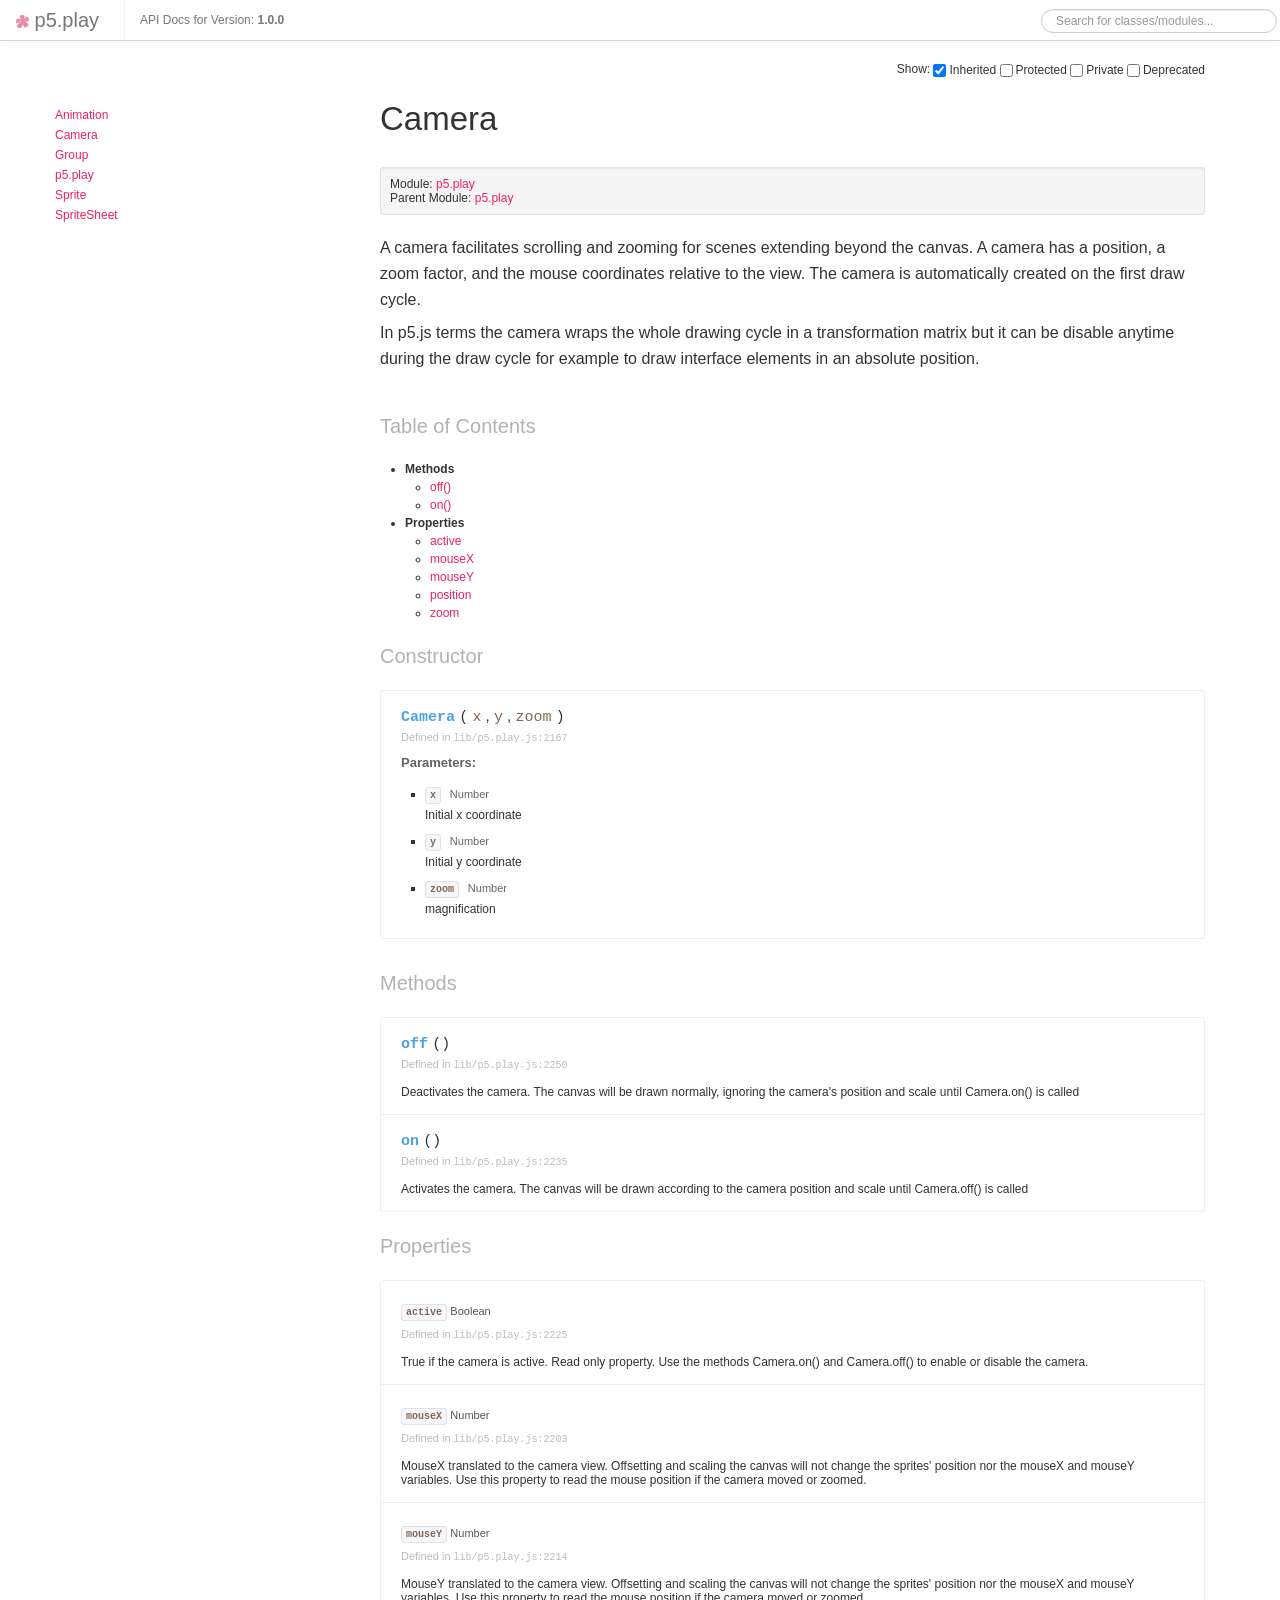
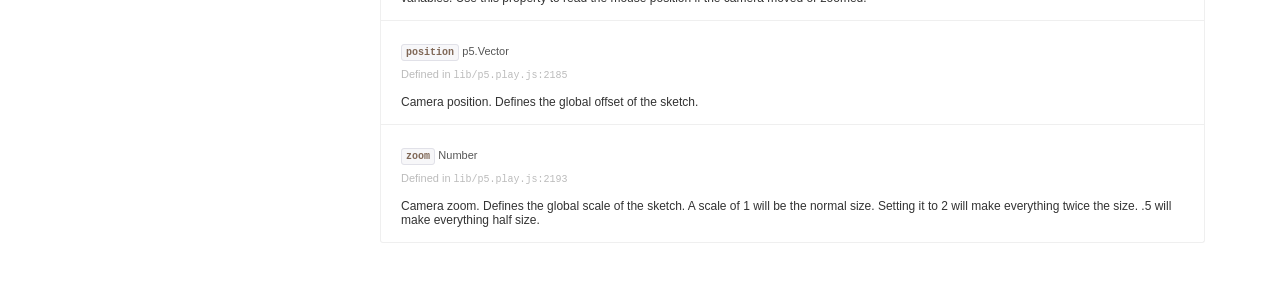
<file: p5/addons/p5.play-master/docs/classes/Camera.html>
<!DOCTYPE html>
<html lang="en">
<head>
    <meta charset="utf-8">
    <title>Camera - p5.play</title>
    <link rel="stylesheet" href="">
    <link rel="stylesheet" href="../assets/vendor/prettify/prettify-min.css">
    <link rel="stylesheet" href="../assets/css/main.css" id="site_styles">
    <link rel="stylesheet" href="../assets/css/custom.css">
    <link rel="stylesheet" href="../assets/css/lucid.css">
    <link rel="stylesheet" href="../assets/vendor/bootstrap/css/bootstrap.css">
    <link rel="shortcut icon" type="image/png" href="../assets/favicon.png">
</head>
<body class="yui3-skin-sam">
<div class="navbar navbar-fixed-top">
    <div class="navbar-inner">
        <h1 class="brand" style="padding: 10px 16px 10px; height: 20px; line-height: 20px; margin-left: 0;">
	    <img alt="p5.play" src="../../asterisk.png" style="max-height: 65%;" title="p5.play">
            p5.play
        </h1>
	<div class="nav">
            <li class="divider-vertical"></li>
            <li>
                <p class="navbar-text">
                    API Docs for Version: <b>1.0.0</b>
                </p>
            </li>
        </div>
        <form class="navbar-form pull-right" style="line-height: 40px; height: 40px;">
            <input style="margin-top: 0;" type="text" class="search-query" placeholder="Search for classes/modules..." data-obj='["classes/Animation", "classes/Camera", "classes/Group", "classes/p5.play", "classes/Sprite", "classes/SpriteSheet", "modules/p5.play"]'>
        </form>
    </div>
</div>
<div class="container">
    <div class="row">
        <div class="span3">
	    <div>
	        <div id="sidebar">
	        <div id="classes">
	            <ul id="api-classes" class="nav nav-list">
	                    <li><a href="../classes/Animation.html">Animation</a></li>
	                    <li><a href="../classes/Camera.html">Camera</a></li>
	                    <li><a href="../classes/Group.html">Group</a></li>
	                    <li><a href="../classes/p5.play.html">p5.play</a></li>
	                    <li><a href="../classes/Sprite.html">Sprite</a></li>
	                    <li><a href="../classes/SpriteSheet.html">SpriteSheet</a></li>
	            </ul>
	        </div>
	        </div>
	    </div>
        </div>
        <div class="span9">
                <form id="options-form" class="form-inline pull-right">
                    Show:
                    <label for="api-show-inherited" class="checkbox">
                        <input type="checkbox" id="api-show-inherited" checked>
                        Inherited
                    </label>
            
                    <label for="api-show-protected" class="checkbox">
                        <input type="checkbox" id="api-show-protected">
                        Protected
                    </label>
            
                    <label for="api-show-private" class="checkbox">
                        <input type="checkbox" id="api-show-private">
                        Private
                    </label>
                    <label for="api-show-deprecated" class="checkbox">
                        <input type="checkbox" id="api-show-deprecated">
                        Deprecated
                    </label>
            
                </form>
            
            <div class="apidocs">
                <div id="docs-main">
                    <div class="content">
                        <div class="page-header">
                            <h1>Camera</h1>
                        </div>
                        
                        
                        
                        	<div class="well well-small">
                                    Module: <a href="../modules/p5.play.html">p5.play</a><br>
                                    Parent Module: <a href="../modules/p5.play.html">p5.play</a>
                            </div>
                        
                        
                        
                        <div class="yuidoc-class-description">
                        <p>A camera facilitates scrolling and zooming for scenes extending beyond
                        the canvas. A camera has a position, a zoom factor, and the mouse
                        coordinates relative to the view.
                        The camera is automatically created on the first draw cycle.</p>
                        <p>In p5.js terms the camera wraps the whole drawing cycle in a
                        transformation matrix but it can be disable anytime during the draw
                        cycle for example to draw interface elements in an absolute position.</p>
                        
                        </div>
                        
                        <!-- table of contents -->
                        
                        <div id="class-toc" class="page-section">
                        	<h2>Table of Contents</h2>
                            <ul>
                        		<li>
                        			<strong>Methods</strong>
                        			<ul>
                        				<li><a href="#method-off"><span class="im">off</span>()</a></li>
                        				<li><a href="#method-on"><span class="im">on</span>()</a></li>
                        			</ul>
                        		</li>
                        
                        		<li>
                        			<strong>Properties</strong>
                        			<ul>
                        				<li><a href="#prop-active"><span class="ip">active</span></a></li>
                        				<li><a href="#prop-mouseX"><span class="ip">mouseX</span></a></li>
                        				<li><a href="#prop-mouseY"><span class="ip">mouseY</span></a></li>
                        				<li><a href="#prop-position"><span class="ip">position</span></a></li>
                        				<li><a href="#prop-zoom"><span class="ip">zoom</span></a></li>
                        			</ul>
                        		</li>
                        
                        
                        	</ul>
                        </div>
                        
                        <!-- details -->
                        
                            <div class="constructor yuidoc-class-constructor page-section">
                                <h2>Constructor</h2>
                                <div class="item-list">
                                <div id="method-Camera" class="method item">
                                	<div class="method-signature">
                                	<span class="name"><code>Camera</code></span>
                                
                                		<div class="args">
                                			<span class="paren">(</span><ul class="args-list inline commas">
                                				<li class="arg">
                                						<code>x</code>
                                				</li>
                                				<li class="arg">
                                						<code>y</code>
                                				</li>
                                				<li class="arg">
                                						<code>zoom</code>
                                				</li>
                                			</ul><span class="paren">)</span>
                                		</div>
                                	</div>
                                
                                
                                
                                
                                
                                
                                	<div class="meta">
                                				<p>
                                				Defined in
                                		<a href="../files/lib_p5.play.js.html#l2167"><code>lib&#x2F;p5.play.js:2167</code></a>
                                		</p>
                                
                                
                                
                                	</div>
                                
                                
                                		<div class="params">
                                			<h4>Parameters:</h4>
                                
                                			<ul class="params-list">
                                				<li class="param">
                                						<code class="param-name">x</code>
                                						<span class="type">Number</span>
                                
                                
                                					<div class="param-description"><p>Initial x coordinate</p>
                                </div>
                                
                                				</li>
                                				<li class="param">
                                						<code class="param-name">y</code>
                                						<span class="type">Number</span>
                                
                                
                                					<div class="param-description"><p>Initial y coordinate</p>
                                </div>
                                
                                				</li>
                                				<li class="param">
                                						<code class="param-name">zoom</code>
                                						<span class="type">Number</span>
                                
                                
                                					<div class="param-description"><p>magnification</p>
                                </div>
                                
                                				</li>
                                			</ul>
                                		</div>
                                
                                
                                </div>
                                </div>
                            </div>
                        
                            <div id="methods" class="page-section">
                                <h2 class="off-left">Methods</h2>
                                <div class="item-list">
                                    <div id="method-off" class="method item">
                                    	<div class="method-signature">
                                    	<span class="name"><code>off</code></span>
                                    
                                    		<span class="paren">()</span>
                                    	</div>
                                    
                                    
                                    
                                    
                                    
                                    
                                    	<div class="meta">
                                    				<p>
                                    				Defined in
                                    		<a href="../files/lib_p5.play.js.html#l2250"><code>lib&#x2F;p5.play.js:2250</code></a>
                                    		</p>
                                    
                                    
                                    
                                    	</div>
                                    
                                    	<div class="description"><p>Deactivates the camera.
                                    The canvas will be drawn normally, ignoring the camera's position
                                    and scale until Camera.on() is called</p>
                                    </div>
                                    
                                    
                                    
                                    </div>
                                    <div id="method-on" class="method item">
                                    	<div class="method-signature">
                                    	<span class="name"><code>on</code></span>
                                    
                                    		<span class="paren">()</span>
                                    	</div>
                                    
                                    
                                    
                                    
                                    
                                    
                                    	<div class="meta">
                                    				<p>
                                    				Defined in
                                    		<a href="../files/lib_p5.play.js.html#l2235"><code>lib&#x2F;p5.play.js:2235</code></a>
                                    		</p>
                                    
                                    
                                    
                                    	</div>
                                    
                                    	<div class="description"><p>Activates the camera.
                                    The canvas will be drawn according to the camera position and scale until
                                    Camera.off() is called</p>
                                    </div>
                                    
                                    
                                    
                                    </div>
                                </div>
                            </div>
                        
                            <div id="properties" class="page-section">
                                <h2 class="off-left">Properties</h2>
                        
                                <div class="item-list">
                                    <div id="prop-active" class="property item">
                                        <h3 class="name"><code>active</code></h3>
                                        <span class="type">Boolean</span>
                                    
                                    
                                    
                                    
                                    
                                        <div class="meta">
                                                    <p>
                                                    Defined in
                                            <a href="../files/lib_p5.play.js.html#l2225"><code>lib&#x2F;p5.play.js:2225</code></a>
                                            </p>
                                    
                                    
                                        </div>
                                    
                                        <div class="description">
                                            <p>True if the camera is active.
                                    Read only property. Use the methods Camera.on() and Camera.off()
                                    to enable or disable the camera.</p>
                                    
                                        </div>
                                    
                                    
                                    
                                    </div>
                                    <div id="prop-mouseX" class="property item">
                                        <h3 class="name"><code>mouseX</code></h3>
                                        <span class="type">Number</span>
                                    
                                    
                                    
                                    
                                    
                                        <div class="meta">
                                                    <p>
                                                    Defined in
                                            <a href="../files/lib_p5.play.js.html#l2203"><code>lib&#x2F;p5.play.js:2203</code></a>
                                            </p>
                                    
                                    
                                        </div>
                                    
                                        <div class="description">
                                            <p>MouseX translated to the camera view.
                                    Offsetting and scaling the canvas will not change the sprites' position
                                    nor the mouseX and mouseY variables. Use this property to read the mouse
                                    position if the camera moved or zoomed.</p>
                                    
                                        </div>
                                    
                                    
                                    
                                    </div>
                                    <div id="prop-mouseY" class="property item">
                                        <h3 class="name"><code>mouseY</code></h3>
                                        <span class="type">Number</span>
                                    
                                    
                                    
                                    
                                    
                                        <div class="meta">
                                                    <p>
                                                    Defined in
                                            <a href="../files/lib_p5.play.js.html#l2214"><code>lib&#x2F;p5.play.js:2214</code></a>
                                            </p>
                                    
                                    
                                        </div>
                                    
                                        <div class="description">
                                            <p>MouseY translated to the camera view.
                                    Offsetting and scaling the canvas will not change the sprites' position
                                    nor the mouseX and mouseY variables. Use this property to read the mouse
                                    position if the camera moved or zoomed.</p>
                                    
                                        </div>
                                    
                                    
                                    
                                    </div>
                                    <div id="prop-position" class="property item">
                                        <h3 class="name"><code>position</code></h3>
                                        <span class="type">p5.Vector</span>
                                    
                                    
                                    
                                    
                                    
                                        <div class="meta">
                                                    <p>
                                                    Defined in
                                            <a href="../files/lib_p5.play.js.html#l2185"><code>lib&#x2F;p5.play.js:2185</code></a>
                                            </p>
                                    
                                    
                                        </div>
                                    
                                        <div class="description">
                                            <p>Camera position. Defines the global offset of the sketch.</p>
                                    
                                        </div>
                                    
                                    
                                    
                                    </div>
                                    <div id="prop-zoom" class="property item">
                                        <h3 class="name"><code>zoom</code></h3>
                                        <span class="type">Number</span>
                                    
                                    
                                    
                                    
                                    
                                        <div class="meta">
                                                    <p>
                                                    Defined in
                                            <a href="../files/lib_p5.play.js.html#l2193"><code>lib&#x2F;p5.play.js:2193</code></a>
                                            </p>
                                    
                                    
                                        </div>
                                    
                                        <div class="description">
                                            <p>Camera zoom. Defines the global scale of the sketch.
                                    A scale of 1 will be the normal size. Setting it to 2 will make everything
                                    twice the size. .5 will make everything half size.</p>
                                    
                                        </div>
                                    
                                    
                                    
                                    </div>
                                </div>
                            </div>
                        
                        
                        
                    </div>
                </div>
            </div>
        </div>
    </div>
</div>
<script src="../assets/vendor/jquery/jquery-1.8.2.min.js"></script>
<script src="../assets/vendor/bootstrap/js/bootstrap.js"></script>
<script src="../assets/vendor/prettify/prettify-min.js"></script>
<script src="../assets/js/yuidoc-bootstrap.js"></script>
<script>prettyPrint();</script>
</body>
</html>
</file>
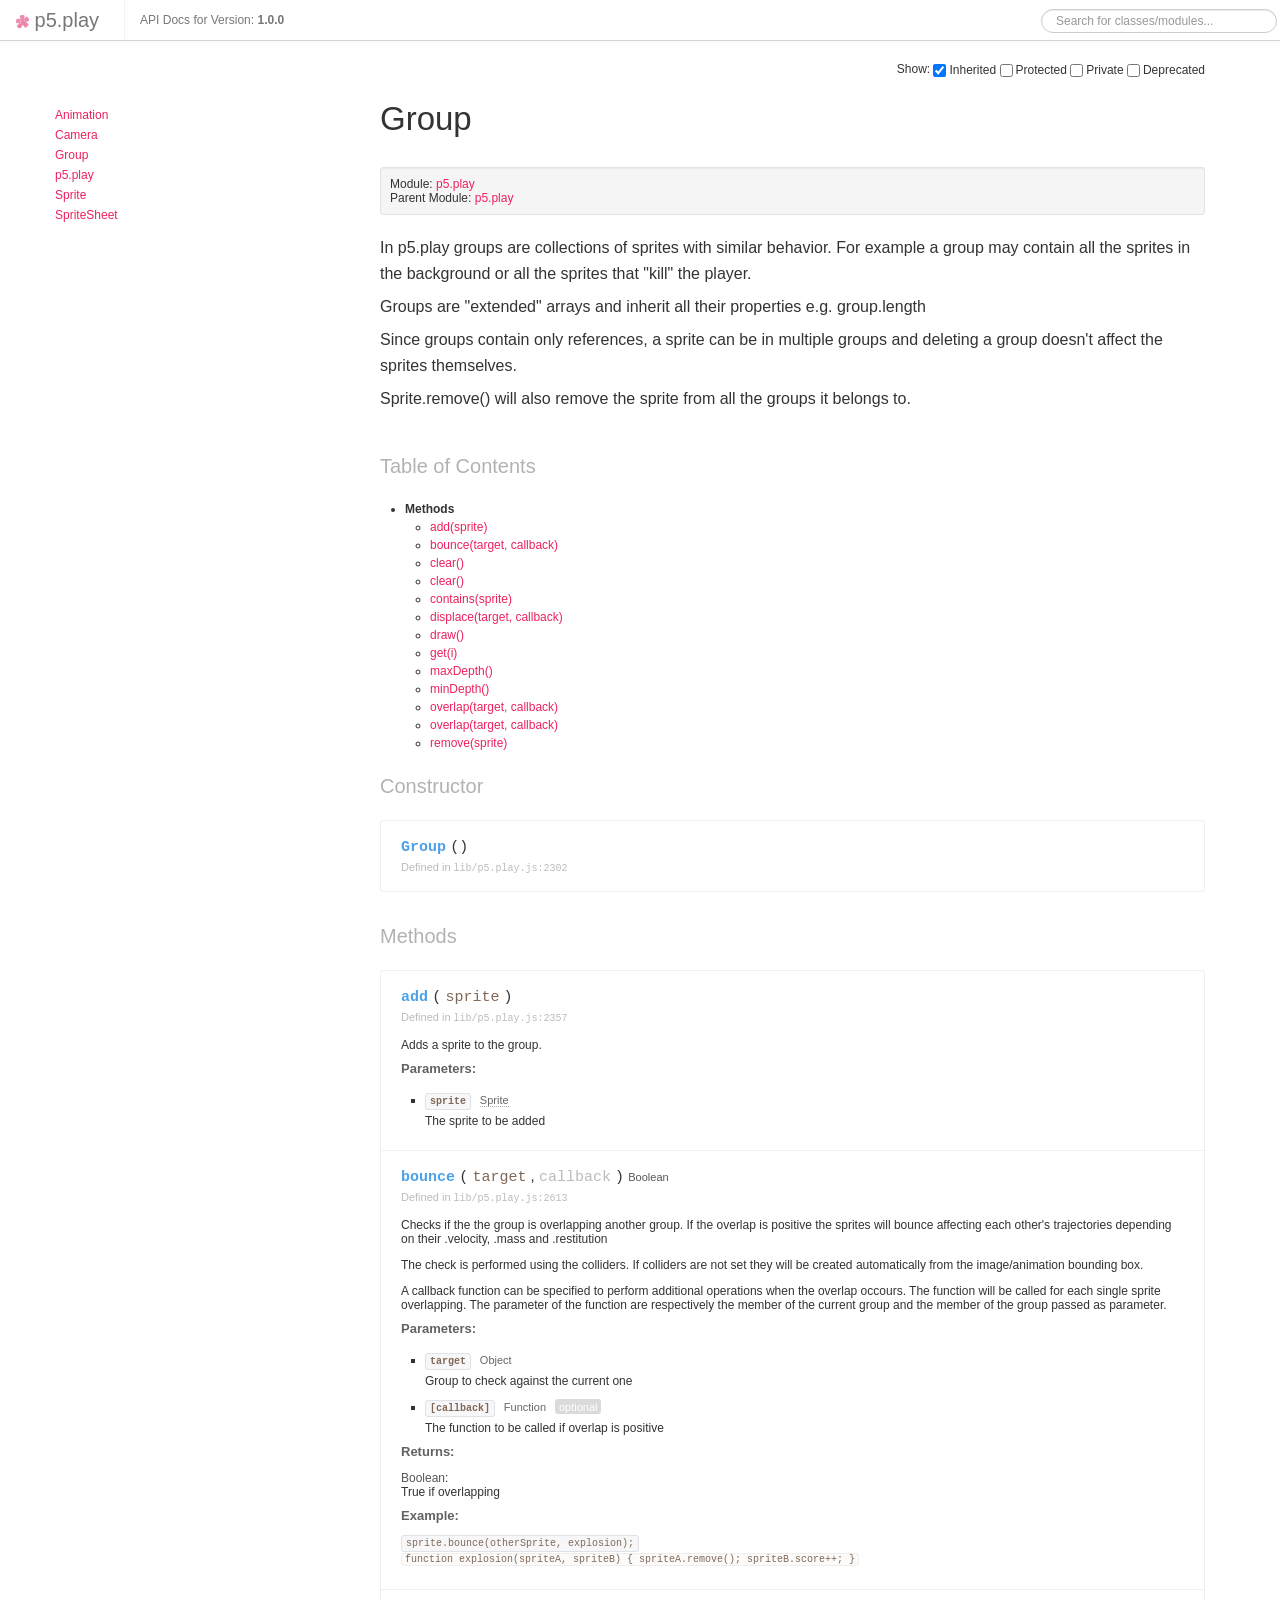
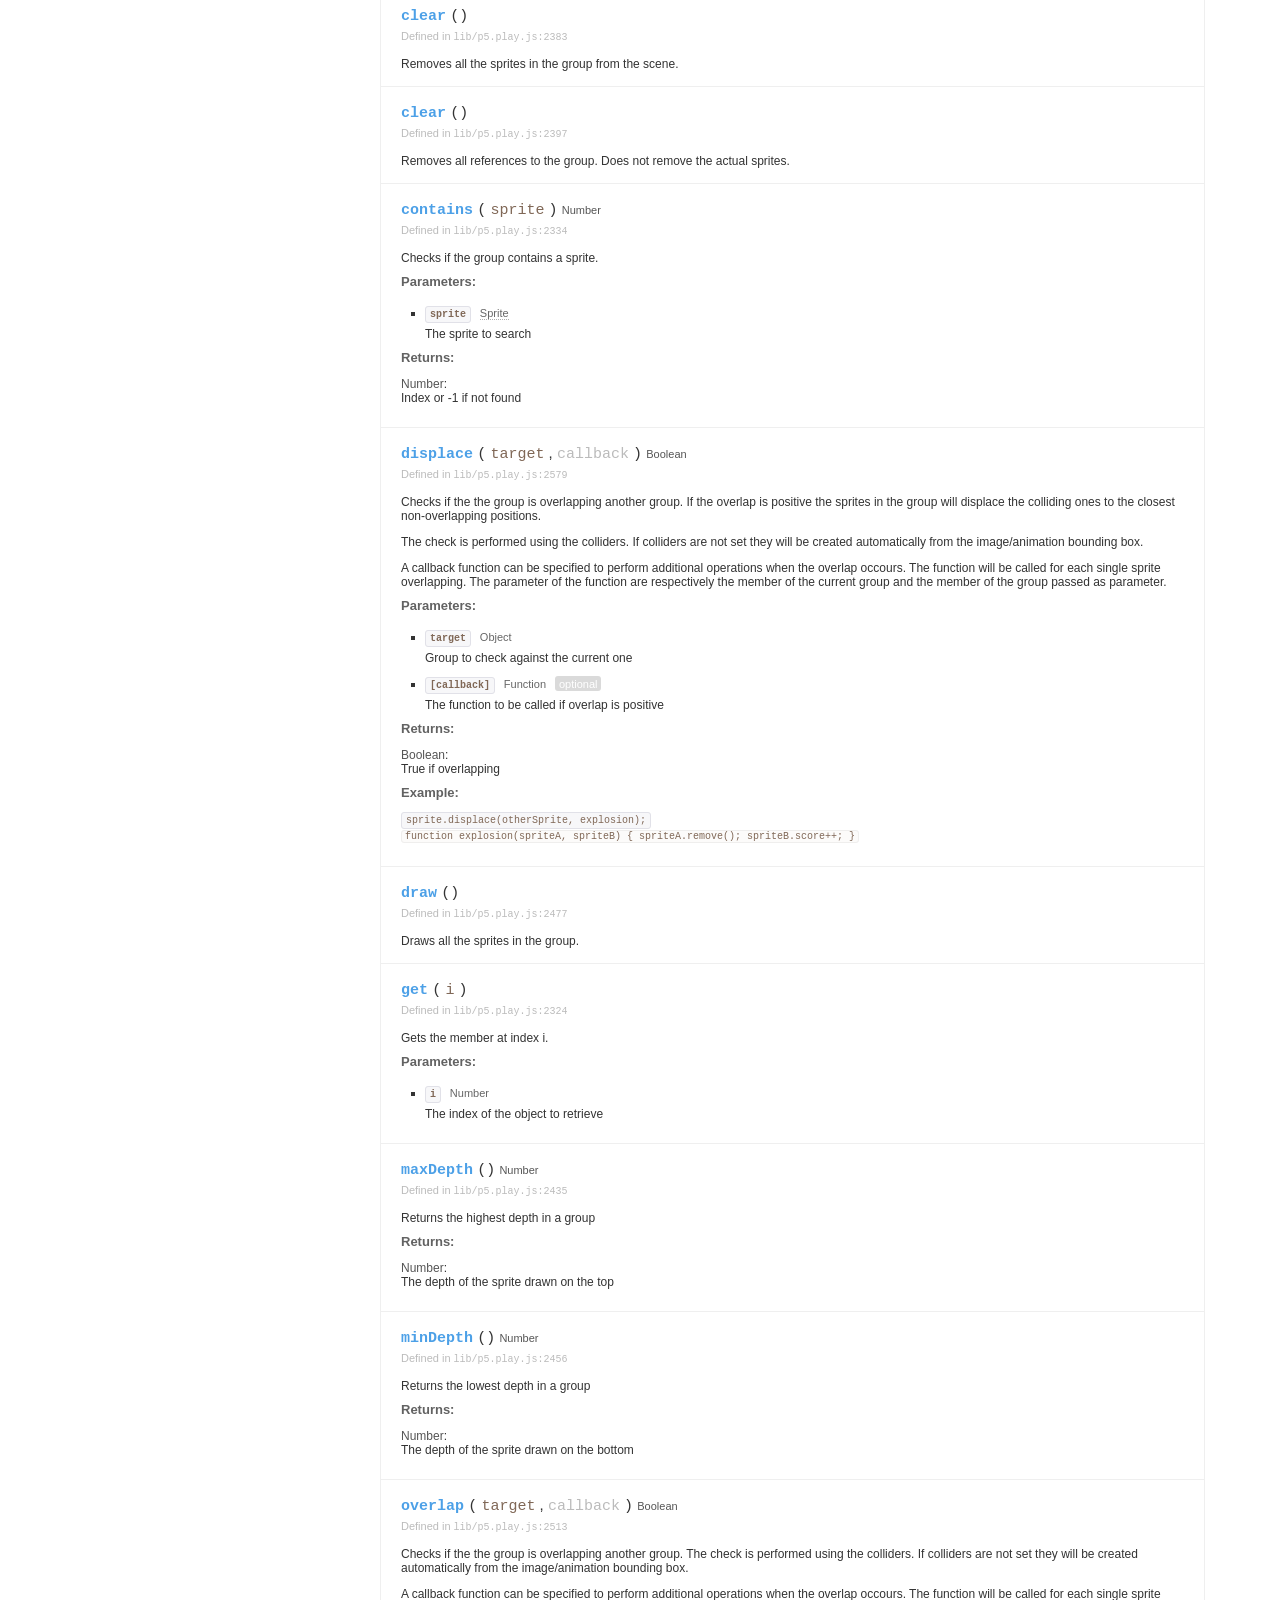
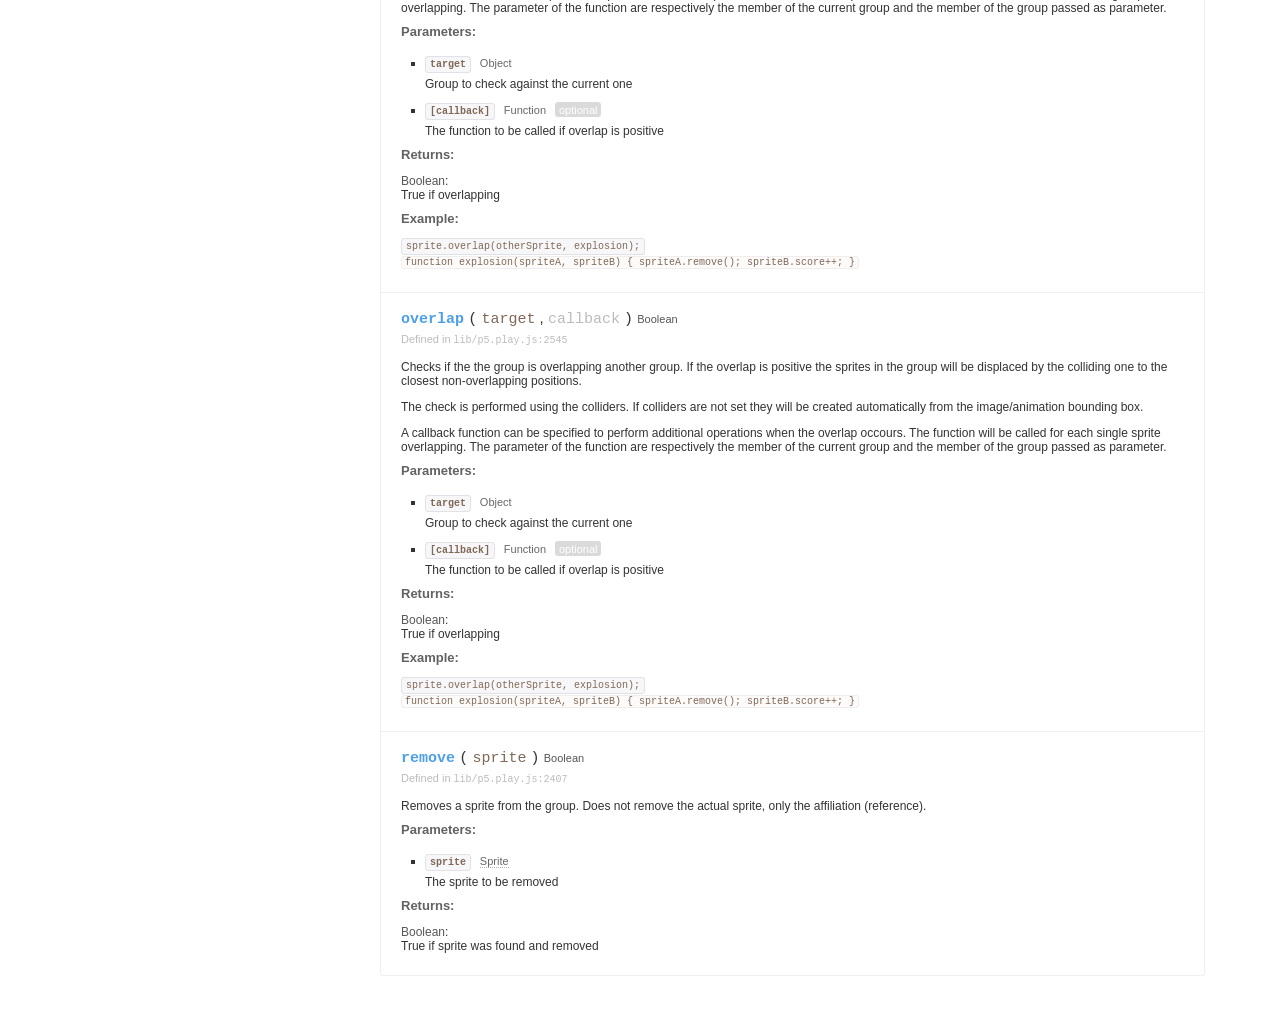
<file: p5/addons/p5.play-master/docs/classes/Group.html>
<!DOCTYPE html>
<html lang="en">
<head>
    <meta charset="utf-8">
    <title>Group - p5.play</title>
    <link rel="stylesheet" href="">
    <link rel="stylesheet" href="../assets/vendor/prettify/prettify-min.css">
    <link rel="stylesheet" href="../assets/css/main.css" id="site_styles">
    <link rel="stylesheet" href="../assets/css/custom.css">
    <link rel="stylesheet" href="../assets/css/lucid.css">
    <link rel="stylesheet" href="../assets/vendor/bootstrap/css/bootstrap.css">
    <link rel="shortcut icon" type="image/png" href="../assets/favicon.png">
</head>
<body class="yui3-skin-sam">
<div class="navbar navbar-fixed-top">
    <div class="navbar-inner">
        <h1 class="brand" style="padding: 10px 16px 10px; height: 20px; line-height: 20px; margin-left: 0;">
	    <img alt="p5.play" src="../../asterisk.png" style="max-height: 65%;" title="p5.play">
            p5.play
        </h1>
	<div class="nav">
            <li class="divider-vertical"></li>
            <li>
                <p class="navbar-text">
                    API Docs for Version: <b>1.0.0</b>
                </p>
            </li>
        </div>
        <form class="navbar-form pull-right" style="line-height: 40px; height: 40px;">
            <input style="margin-top: 0;" type="text" class="search-query" placeholder="Search for classes/modules..." data-obj='["classes/Animation", "classes/Camera", "classes/Group", "classes/p5.play", "classes/Sprite", "classes/SpriteSheet", "modules/p5.play"]'>
        </form>
    </div>
</div>
<div class="container">
    <div class="row">
        <div class="span3">
	    <div>
	        <div id="sidebar">
	        <div id="classes">
	            <ul id="api-classes" class="nav nav-list">
	                    <li><a href="../classes/Animation.html">Animation</a></li>
	                    <li><a href="../classes/Camera.html">Camera</a></li>
	                    <li><a href="../classes/Group.html">Group</a></li>
	                    <li><a href="../classes/p5.play.html">p5.play</a></li>
	                    <li><a href="../classes/Sprite.html">Sprite</a></li>
	                    <li><a href="../classes/SpriteSheet.html">SpriteSheet</a></li>
	            </ul>
	        </div>
	        </div>
	    </div>
        </div>
        <div class="span9">
                <form id="options-form" class="form-inline pull-right">
                    Show:
                    <label for="api-show-inherited" class="checkbox">
                        <input type="checkbox" id="api-show-inherited" checked>
                        Inherited
                    </label>
            
                    <label for="api-show-protected" class="checkbox">
                        <input type="checkbox" id="api-show-protected">
                        Protected
                    </label>
            
                    <label for="api-show-private" class="checkbox">
                        <input type="checkbox" id="api-show-private">
                        Private
                    </label>
                    <label for="api-show-deprecated" class="checkbox">
                        <input type="checkbox" id="api-show-deprecated">
                        Deprecated
                    </label>
            
                </form>
            
            <div class="apidocs">
                <div id="docs-main">
                    <div class="content">
                        <div class="page-header">
                            <h1>Group</h1>
                        </div>
                        
                        
                        
                        	<div class="well well-small">
                                    Module: <a href="../modules/p5.play.html">p5.play</a><br>
                                    Parent Module: <a href="../modules/p5.play.html">p5.play</a>
                            </div>
                        
                        
                        
                        <div class="yuidoc-class-description">
                        <p>In p5.play groups are collections of sprites with similar behavior.
                        For example a group may contain all the sprites in the background
                        or all the sprites that "kill" the player.</p>
                        <p>Groups are "extended" arrays and inherit all their properties
                        e.g. group.length</p>
                        <p>Since groups contain only references, a sprite can be in multiple
                        groups and deleting a group doesn't affect the sprites themselves.</p>
                        <p>Sprite.remove() will also remove the sprite from all the groups
                        it belongs to.</p>
                        
                        </div>
                        
                        <!-- table of contents -->
                        
                        <div id="class-toc" class="page-section">
                        	<h2>Table of Contents</h2>
                            <ul>
                        		<li>
                        			<strong>Methods</strong>
                        			<ul>
                        				<li><a href="#method-add"><span class="im">add</span>(<span class="ia">sprite</span>)</a></li>
                        				<li><a href="#method-bounce"><span class="im">bounce</span>(<span class="ia">target</span><span class="ia">callback</span>)</a></li>
                        				<li><a href="#method-clear"><span class="im">clear</span>()</a></li>
                        				<li><a href="#method-clear"><span class="im">clear</span>()</a></li>
                        				<li><a href="#method-contains"><span class="im">contains</span>(<span class="ia">sprite</span>)</a></li>
                        				<li><a href="#method-displace"><span class="im">displace</span>(<span class="ia">target</span><span class="ia">callback</span>)</a></li>
                        				<li><a href="#method-draw"><span class="im">draw</span>()</a></li>
                        				<li><a href="#method-get"><span class="im">get</span>(<span class="ia">i</span>)</a></li>
                        				<li><a href="#method-maxDepth"><span class="im">maxDepth</span>()</a></li>
                        				<li><a href="#method-minDepth"><span class="im">minDepth</span>()</a></li>
                        				<li><a href="#method-overlap"><span class="im">overlap</span>(<span class="ia">target</span><span class="ia">callback</span>)</a></li>
                        				<li><a href="#method-overlap"><span class="im">overlap</span>(<span class="ia">target</span><span class="ia">callback</span>)</a></li>
                        				<li><a href="#method-remove"><span class="im">remove</span>(<span class="ia">sprite</span>)</a></li>
                        			</ul>
                        		</li>
                        
                        
                        
                        	</ul>
                        </div>
                        
                        <!-- details -->
                        
                            <div class="constructor yuidoc-class-constructor page-section">
                                <h2>Constructor</h2>
                                <div class="item-list">
                                <div id="method-Group" class="method item">
                                	<div class="method-signature">
                                	<span class="name"><code>Group</code></span>
                                
                                		<span class="paren">()</span>
                                	</div>
                                
                                
                                
                                
                                
                                
                                	<div class="meta">
                                				<p>
                                				Defined in
                                		<a href="../files/lib_p5.play.js.html#l2302"><code>lib&#x2F;p5.play.js:2302</code></a>
                                		</p>
                                
                                
                                
                                	</div>
                                
                                
                                
                                
                                </div>
                                </div>
                            </div>
                        
                            <div id="methods" class="page-section">
                                <h2 class="off-left">Methods</h2>
                                <div class="item-list">
                                    <div id="method-add" class="method item">
                                    	<div class="method-signature">
                                    	<span class="name"><code>add</code></span>
                                    
                                    		<div class="args">
                                    			<span class="paren">(</span><ul class="args-list inline commas">
                                    				<li class="arg">
                                    						<code>sprite</code>
                                    				</li>
                                    			</ul><span class="paren">)</span>
                                    		</div>
                                    	</div>
                                    
                                    
                                    
                                    
                                    
                                    
                                    	<div class="meta">
                                    				<p>
                                    				Defined in
                                    		<a href="../files/lib_p5.play.js.html#l2357"><code>lib&#x2F;p5.play.js:2357</code></a>
                                    		</p>
                                    
                                    
                                    
                                    	</div>
                                    
                                    	<div class="description"><p>Adds a sprite to the group.</p>
                                    </div>
                                    
                                    		<div class="params">
                                    			<h4>Parameters:</h4>
                                    
                                    			<ul class="params-list">
                                    				<li class="param">
                                    						<code class="param-name">sprite</code>
                                    						<span class="type"><a href="../classes/Sprite.html" class="crosslink">Sprite</a></span>
                                    
                                    
                                    					<div class="param-description"><p>The sprite to be added</p>
                                    </div>
                                    
                                    				</li>
                                    			</ul>
                                    		</div>
                                    
                                    
                                    </div>
                                    <div id="method-bounce" class="method item">
                                    	<div class="method-signature">
                                    	<span class="name"><code>bounce</code></span>
                                    
                                    		<div class="args">
                                    			<span class="paren">(</span><ul class="args-list inline commas">
                                    				<li class="arg">
                                    						<code>target</code>
                                    				</li>
                                    				<li class="arg">
                                    						<code class="optional">callback</code>
                                    				</li>
                                    			</ul><span class="paren">)</span>
                                    		</div>
                                    		<span class="returns-inline">
                                    			<span class="type">Boolean</span>
                                    		</span>
                                    	</div>
                                    
                                    
                                    
                                    
                                    
                                    
                                    	<div class="meta">
                                    				<p>
                                    				Defined in
                                    		<a href="../files/lib_p5.play.js.html#l2613"><code>lib&#x2F;p5.play.js:2613</code></a>
                                    		</p>
                                    
                                    
                                    
                                    	</div>
                                    
                                    	<div class="description"><p>Checks if the the group is overlapping another group.
                                    If the overlap is positive the sprites will bounce affecting each
                                    other's trajectories depending on their .velocity, .mass and .restitution</p>
                                    <p>The check is performed using the colliders. If colliders are not set
                                    they will be created automatically from the image/animation bounding box.</p>
                                    <p>A callback function can be specified to perform additional operations
                                    when the overlap occours.
                                    The function will be called for each single sprite overlapping.
                                    The parameter of the function are respectively the
                                    member of the current group and the member of the group passed as parameter.</p>
                                    </div>
                                    
                                    		<div class="params">
                                    			<h4>Parameters:</h4>
                                    
                                    			<ul class="params-list">
                                    				<li class="param">
                                    						<code class="param-name">target</code>
                                    						<span class="type">Object</span>
                                    
                                    
                                    					<div class="param-description"><p>Group to check against the current one</p>
                                    </div>
                                    
                                    				</li>
                                    				<li class="param">
                                    						<code class="param-name optional">[callback]</code>
                                    						<span class="type">Function</span>
                                    						<span class="flag optional" title="This parameter is optional.">optional</span>
                                    
                                    
                                    					<div class="param-description"><p>The function to be called if overlap is positive</p>
                                    </div>
                                    
                                    				</li>
                                    			</ul>
                                    		</div>
                                    
                                    		<div class="returns">
                                    			<h4>Returns:</h4>
                                    
                                    			<div class="returns-description">
                                    						<span class="type">Boolean</span>:
                                    					<p>True if overlapping</p>
                                    
                                    			</div>
                                    		</div>
                                    
                                    		<div class="example">
                                    			<h4>Example:</h4>
                                    
                                    			<div class="example-content">
                                    				<code>
                                    sprite.bounce(otherSprite, explosion);
                                    <p>function explosion(spriteA, spriteB) {
                                    spriteA.remove();
                                    spriteB.score++;
                                    }
                                    </code></p>
                                    
                                    			</div>
                                    		</div>
                                    </div>
                                    <div id="method-clear" class="method item">
                                    	<div class="method-signature">
                                    	<span class="name"><code>clear</code></span>
                                    
                                    		<span class="paren">()</span>
                                    	</div>
                                    
                                    
                                    
                                    
                                    
                                    
                                    	<div class="meta">
                                    				<p>
                                    				Defined in
                                    		<a href="../files/lib_p5.play.js.html#l2383"><code>lib&#x2F;p5.play.js:2383</code></a>
                                    		</p>
                                    
                                    
                                    
                                    	</div>
                                    
                                    	<div class="description"><p>Removes all the sprites in the group
                                    from the scene.</p>
                                    </div>
                                    
                                    
                                    
                                    </div>
                                    <div id="method-clear" class="method item">
                                    	<div class="method-signature">
                                    	<span class="name"><code>clear</code></span>
                                    
                                    		<span class="paren">()</span>
                                    	</div>
                                    
                                    
                                    
                                    
                                    
                                    
                                    	<div class="meta">
                                    				<p>
                                    				Defined in
                                    		<a href="../files/lib_p5.play.js.html#l2397"><code>lib&#x2F;p5.play.js:2397</code></a>
                                    		</p>
                                    
                                    
                                    
                                    	</div>
                                    
                                    	<div class="description"><p>Removes all references to the group.
                                    Does not remove the actual sprites.</p>
                                    </div>
                                    
                                    
                                    
                                    </div>
                                    <div id="method-contains" class="method item">
                                    	<div class="method-signature">
                                    	<span class="name"><code>contains</code></span>
                                    
                                    		<div class="args">
                                    			<span class="paren">(</span><ul class="args-list inline commas">
                                    				<li class="arg">
                                    						<code>sprite</code>
                                    				</li>
                                    			</ul><span class="paren">)</span>
                                    		</div>
                                    		<span class="returns-inline">
                                    			<span class="type">Number</span>
                                    		</span>
                                    	</div>
                                    
                                    
                                    
                                    
                                    
                                    
                                    	<div class="meta">
                                    				<p>
                                    				Defined in
                                    		<a href="../files/lib_p5.play.js.html#l2334"><code>lib&#x2F;p5.play.js:2334</code></a>
                                    		</p>
                                    
                                    
                                    
                                    	</div>
                                    
                                    	<div class="description"><p>Checks if the group contains a sprite.</p>
                                    </div>
                                    
                                    		<div class="params">
                                    			<h4>Parameters:</h4>
                                    
                                    			<ul class="params-list">
                                    				<li class="param">
                                    						<code class="param-name">sprite</code>
                                    						<span class="type"><a href="../classes/Sprite.html" class="crosslink">Sprite</a></span>
                                    
                                    
                                    					<div class="param-description"><p>The sprite to search</p>
                                    </div>
                                    
                                    				</li>
                                    			</ul>
                                    		</div>
                                    
                                    		<div class="returns">
                                    			<h4>Returns:</h4>
                                    
                                    			<div class="returns-description">
                                    						<span class="type">Number</span>:
                                    					<p>Index or -1 if not found</p>
                                    
                                    			</div>
                                    		</div>
                                    
                                    </div>
                                    <div id="method-displace" class="method item">
                                    	<div class="method-signature">
                                    	<span class="name"><code>displace</code></span>
                                    
                                    		<div class="args">
                                    			<span class="paren">(</span><ul class="args-list inline commas">
                                    				<li class="arg">
                                    						<code>target</code>
                                    				</li>
                                    				<li class="arg">
                                    						<code class="optional">callback</code>
                                    				</li>
                                    			</ul><span class="paren">)</span>
                                    		</div>
                                    		<span class="returns-inline">
                                    			<span class="type">Boolean</span>
                                    		</span>
                                    	</div>
                                    
                                    
                                    
                                    
                                    
                                    
                                    	<div class="meta">
                                    				<p>
                                    				Defined in
                                    		<a href="../files/lib_p5.play.js.html#l2579"><code>lib&#x2F;p5.play.js:2579</code></a>
                                    		</p>
                                    
                                    
                                    
                                    	</div>
                                    
                                    	<div class="description"><p>Checks if the the group is overlapping another group.
                                    If the overlap is positive the sprites in the group will displace
                                    the colliding ones to the closest non-overlapping positions.</p>
                                    <p>The check is performed using the colliders. If colliders are not set
                                    they will be created automatically from the image/animation bounding box.</p>
                                    <p>A callback function can be specified to perform additional operations
                                    when the overlap occours.
                                    The function will be called for each single sprite overlapping.
                                    The parameter of the function are respectively the
                                    member of the current group and the member of the group passed as parameter.</p>
                                    </div>
                                    
                                    		<div class="params">
                                    			<h4>Parameters:</h4>
                                    
                                    			<ul class="params-list">
                                    				<li class="param">
                                    						<code class="param-name">target</code>
                                    						<span class="type">Object</span>
                                    
                                    
                                    					<div class="param-description"><p>Group to check against the current one</p>
                                    </div>
                                    
                                    				</li>
                                    				<li class="param">
                                    						<code class="param-name optional">[callback]</code>
                                    						<span class="type">Function</span>
                                    						<span class="flag optional" title="This parameter is optional.">optional</span>
                                    
                                    
                                    					<div class="param-description"><p>The function to be called if overlap is positive</p>
                                    </div>
                                    
                                    				</li>
                                    			</ul>
                                    		</div>
                                    
                                    		<div class="returns">
                                    			<h4>Returns:</h4>
                                    
                                    			<div class="returns-description">
                                    						<span class="type">Boolean</span>:
                                    					<p>True if overlapping</p>
                                    
                                    			</div>
                                    		</div>
                                    
                                    		<div class="example">
                                    			<h4>Example:</h4>
                                    
                                    			<div class="example-content">
                                    				<code>
                                    sprite.displace(otherSprite, explosion);
                                    <p>function explosion(spriteA, spriteB) {
                                    spriteA.remove();
                                    spriteB.score++;
                                    }
                                    </code></p>
                                    
                                    			</div>
                                    		</div>
                                    </div>
                                    <div id="method-draw" class="method item">
                                    	<div class="method-signature">
                                    	<span class="name"><code>draw</code></span>
                                    
                                    		<span class="paren">()</span>
                                    	</div>
                                    
                                    
                                    
                                    
                                    
                                    
                                    	<div class="meta">
                                    				<p>
                                    				Defined in
                                    		<a href="../files/lib_p5.play.js.html#l2477"><code>lib&#x2F;p5.play.js:2477</code></a>
                                    		</p>
                                    
                                    
                                    
                                    	</div>
                                    
                                    	<div class="description"><p>Draws all the sprites in the group.</p>
                                    </div>
                                    
                                    
                                    
                                    </div>
                                    <div id="method-get" class="method item">
                                    	<div class="method-signature">
                                    	<span class="name"><code>get</code></span>
                                    
                                    		<div class="args">
                                    			<span class="paren">(</span><ul class="args-list inline commas">
                                    				<li class="arg">
                                    						<code>i</code>
                                    				</li>
                                    			</ul><span class="paren">)</span>
                                    		</div>
                                    	</div>
                                    
                                    
                                    
                                    
                                    
                                    
                                    	<div class="meta">
                                    				<p>
                                    				Defined in
                                    		<a href="../files/lib_p5.play.js.html#l2324"><code>lib&#x2F;p5.play.js:2324</code></a>
                                    		</p>
                                    
                                    
                                    
                                    	</div>
                                    
                                    	<div class="description"><p>Gets the member at index i.</p>
                                    </div>
                                    
                                    		<div class="params">
                                    			<h4>Parameters:</h4>
                                    
                                    			<ul class="params-list">
                                    				<li class="param">
                                    						<code class="param-name">i</code>
                                    						<span class="type">Number</span>
                                    
                                    
                                    					<div class="param-description"><p>The index of the object to retrieve</p>
                                    </div>
                                    
                                    				</li>
                                    			</ul>
                                    		</div>
                                    
                                    
                                    </div>
                                    <div id="method-maxDepth" class="method item">
                                    	<div class="method-signature">
                                    	<span class="name"><code>maxDepth</code></span>
                                    
                                    		<span class="paren">()</span>
                                    		<span class="returns-inline">
                                    			<span class="type">Number</span>
                                    		</span>
                                    	</div>
                                    
                                    
                                    
                                    
                                    
                                    
                                    	<div class="meta">
                                    				<p>
                                    				Defined in
                                    		<a href="../files/lib_p5.play.js.html#l2435"><code>lib&#x2F;p5.play.js:2435</code></a>
                                    		</p>
                                    
                                    
                                    
                                    	</div>
                                    
                                    	<div class="description"><p>Returns the highest depth in a group</p>
                                    </div>
                                    
                                    
                                    		<div class="returns">
                                    			<h4>Returns:</h4>
                                    
                                    			<div class="returns-description">
                                    						<span class="type">Number</span>:
                                    					<p>The depth of the sprite drawn on the top</p>
                                    
                                    			</div>
                                    		</div>
                                    
                                    </div>
                                    <div id="method-minDepth" class="method item">
                                    	<div class="method-signature">
                                    	<span class="name"><code>minDepth</code></span>
                                    
                                    		<span class="paren">()</span>
                                    		<span class="returns-inline">
                                    			<span class="type">Number</span>
                                    		</span>
                                    	</div>
                                    
                                    
                                    
                                    
                                    
                                    
                                    	<div class="meta">
                                    				<p>
                                    				Defined in
                                    		<a href="../files/lib_p5.play.js.html#l2456"><code>lib&#x2F;p5.play.js:2456</code></a>
                                    		</p>
                                    
                                    
                                    
                                    	</div>
                                    
                                    	<div class="description"><p>Returns the lowest depth in a group</p>
                                    </div>
                                    
                                    
                                    		<div class="returns">
                                    			<h4>Returns:</h4>
                                    
                                    			<div class="returns-description">
                                    						<span class="type">Number</span>:
                                    					<p>The depth of the sprite drawn on the bottom</p>
                                    
                                    			</div>
                                    		</div>
                                    
                                    </div>
                                    <div id="method-overlap" class="method item">
                                    	<div class="method-signature">
                                    	<span class="name"><code>overlap</code></span>
                                    
                                    		<div class="args">
                                    			<span class="paren">(</span><ul class="args-list inline commas">
                                    				<li class="arg">
                                    						<code>target</code>
                                    				</li>
                                    				<li class="arg">
                                    						<code class="optional">callback</code>
                                    				</li>
                                    			</ul><span class="paren">)</span>
                                    		</div>
                                    		<span class="returns-inline">
                                    			<span class="type">Boolean</span>
                                    		</span>
                                    	</div>
                                    
                                    
                                    
                                    
                                    
                                    
                                    	<div class="meta">
                                    				<p>
                                    				Defined in
                                    		<a href="../files/lib_p5.play.js.html#l2513"><code>lib&#x2F;p5.play.js:2513</code></a>
                                    		</p>
                                    
                                    
                                    
                                    	</div>
                                    
                                    	<div class="description"><p>Checks if the the group is overlapping another group.
                                    The check is performed using the colliders. If colliders are not set
                                    they will be created automatically from the image/animation bounding box.</p>
                                    <p>A callback function can be specified to perform additional operations
                                    when the overlap occours.
                                    The function will be called for each single sprite overlapping.
                                    The parameter of the function are respectively the
                                    member of the current group and the member of the group passed as parameter.</p>
                                    </div>
                                    
                                    		<div class="params">
                                    			<h4>Parameters:</h4>
                                    
                                    			<ul class="params-list">
                                    				<li class="param">
                                    						<code class="param-name">target</code>
                                    						<span class="type">Object</span>
                                    
                                    
                                    					<div class="param-description"><p>Group to check against the current one</p>
                                    </div>
                                    
                                    				</li>
                                    				<li class="param">
                                    						<code class="param-name optional">[callback]</code>
                                    						<span class="type">Function</span>
                                    						<span class="flag optional" title="This parameter is optional.">optional</span>
                                    
                                    
                                    					<div class="param-description"><p>The function to be called if overlap is positive</p>
                                    </div>
                                    
                                    				</li>
                                    			</ul>
                                    		</div>
                                    
                                    		<div class="returns">
                                    			<h4>Returns:</h4>
                                    
                                    			<div class="returns-description">
                                    						<span class="type">Boolean</span>:
                                    					<p>True if overlapping</p>
                                    
                                    			</div>
                                    		</div>
                                    
                                    		<div class="example">
                                    			<h4>Example:</h4>
                                    
                                    			<div class="example-content">
                                    				<code>
                                    sprite.overlap(otherSprite, explosion);
                                    <p>function explosion(spriteA, spriteB) {
                                    spriteA.remove();
                                    spriteB.score++;
                                    }
                                    </code></p>
                                    
                                    			</div>
                                    		</div>
                                    </div>
                                    <div id="method-overlap" class="method item">
                                    	<div class="method-signature">
                                    	<span class="name"><code>overlap</code></span>
                                    
                                    		<div class="args">
                                    			<span class="paren">(</span><ul class="args-list inline commas">
                                    				<li class="arg">
                                    						<code>target</code>
                                    				</li>
                                    				<li class="arg">
                                    						<code class="optional">callback</code>
                                    				</li>
                                    			</ul><span class="paren">)</span>
                                    		</div>
                                    		<span class="returns-inline">
                                    			<span class="type">Boolean</span>
                                    		</span>
                                    	</div>
                                    
                                    
                                    
                                    
                                    
                                    
                                    	<div class="meta">
                                    				<p>
                                    				Defined in
                                    		<a href="../files/lib_p5.play.js.html#l2545"><code>lib&#x2F;p5.play.js:2545</code></a>
                                    		</p>
                                    
                                    
                                    
                                    	</div>
                                    
                                    	<div class="description"><p>Checks if the the group is overlapping another group.
                                    If the overlap is positive the sprites in the group will be displaced
                                    by the colliding one to the closest non-overlapping positions.</p>
                                    <p>The check is performed using the colliders. If colliders are not set
                                    they will be created automatically from the image/animation bounding box.</p>
                                    <p>A callback function can be specified to perform additional operations
                                    when the overlap occours.
                                    The function will be called for each single sprite overlapping.
                                    The parameter of the function are respectively the
                                    member of the current group and the member of the group passed as parameter.</p>
                                    </div>
                                    
                                    		<div class="params">
                                    			<h4>Parameters:</h4>
                                    
                                    			<ul class="params-list">
                                    				<li class="param">
                                    						<code class="param-name">target</code>
                                    						<span class="type">Object</span>
                                    
                                    
                                    					<div class="param-description"><p>Group to check against the current one</p>
                                    </div>
                                    
                                    				</li>
                                    				<li class="param">
                                    						<code class="param-name optional">[callback]</code>
                                    						<span class="type">Function</span>
                                    						<span class="flag optional" title="This parameter is optional.">optional</span>
                                    
                                    
                                    					<div class="param-description"><p>The function to be called if overlap is positive</p>
                                    </div>
                                    
                                    				</li>
                                    			</ul>
                                    		</div>
                                    
                                    		<div class="returns">
                                    			<h4>Returns:</h4>
                                    
                                    			<div class="returns-description">
                                    						<span class="type">Boolean</span>:
                                    					<p>True if overlapping</p>
                                    
                                    			</div>
                                    		</div>
                                    
                                    		<div class="example">
                                    			<h4>Example:</h4>
                                    
                                    			<div class="example-content">
                                    				<code>
                                    sprite.overlap(otherSprite, explosion);
                                    <p>function explosion(spriteA, spriteB) {
                                    spriteA.remove();
                                    spriteB.score++;
                                    }
                                    </code></p>
                                    
                                    			</div>
                                    		</div>
                                    </div>
                                    <div id="method-remove" class="method item">
                                    	<div class="method-signature">
                                    	<span class="name"><code>remove</code></span>
                                    
                                    		<div class="args">
                                    			<span class="paren">(</span><ul class="args-list inline commas">
                                    				<li class="arg">
                                    						<code>sprite</code>
                                    				</li>
                                    			</ul><span class="paren">)</span>
                                    		</div>
                                    		<span class="returns-inline">
                                    			<span class="type">Boolean</span>
                                    		</span>
                                    	</div>
                                    
                                    
                                    
                                    
                                    
                                    
                                    	<div class="meta">
                                    				<p>
                                    				Defined in
                                    		<a href="../files/lib_p5.play.js.html#l2407"><code>lib&#x2F;p5.play.js:2407</code></a>
                                    		</p>
                                    
                                    
                                    
                                    	</div>
                                    
                                    	<div class="description"><p>Removes a sprite from the group.
                                    Does not remove the actual sprite, only the affiliation (reference).</p>
                                    </div>
                                    
                                    		<div class="params">
                                    			<h4>Parameters:</h4>
                                    
                                    			<ul class="params-list">
                                    				<li class="param">
                                    						<code class="param-name">sprite</code>
                                    						<span class="type"><a href="../classes/Sprite.html" class="crosslink">Sprite</a></span>
                                    
                                    
                                    					<div class="param-description"><p>The sprite to be removed</p>
                                    </div>
                                    
                                    				</li>
                                    			</ul>
                                    		</div>
                                    
                                    		<div class="returns">
                                    			<h4>Returns:</h4>
                                    
                                    			<div class="returns-description">
                                    						<span class="type">Boolean</span>:
                                    					<p>True if sprite was found and removed</p>
                                    
                                    			</div>
                                    		</div>
                                    
                                    </div>
                                </div>
                            </div>
                        
                        
                        
                        
                    </div>
                </div>
            </div>
        </div>
    </div>
</div>
<script src="../assets/vendor/jquery/jquery-1.8.2.min.js"></script>
<script src="../assets/vendor/bootstrap/js/bootstrap.js"></script>
<script src="../assets/vendor/prettify/prettify-min.js"></script>
<script src="../assets/js/yuidoc-bootstrap.js"></script>
<script>prettyPrint();</script>
</body>
</html>
</file>
<file: p5/addons/p5.play-master/docs/assets/vendor/prettify/prettify-min.css>
.com {color: #93a1a1;}.lit{ color: #195f91;}.pun,.opn,.clo { color: #93a1a1;}.fun { color: #dc322f;}.str,.atv {color: #D14;}.kwd, .prettyprint .tag { color: #1e347b; }.typ, .atn, .dec, .var { color: teal; }.pln { color: #48484c; }.prettyprint {padding: 8px;background-color: #f7f7f9;border: 1px solid #e1e1e8;}.prettyprint.linenums {-webkit-box-shadow: inset 45px 0 0 #fbfbfc, inset 46px 0 0 #ececf0;-moz-box-shadow: inset 45px 0 0 #fbfbfc, inset 46px 0 0 #ececf0;box-shadow: inset 45px 0 0 #fbfbfc, inset 46px 0 0 #ececf0;}ol.linenums {margin: 0 0 0 43px;}ol.linenums li {padding-left: 12px;color: #bebec5;line-height: 20px;text-shadow: 0 1px 0 #fff;}
</file>
<file: p5/addons/p5.play-master/docs/assets/css/main.css>
/*
Font sizes for all selectors other than the body are given in percentages,
with 100% equal to 13px. To calculate a font size percentage, multiply the
desired size in pixels by 7.6923076923.

Here's a quick lookup table:

10px - 76.923%
11px - 84.615%
12px - 92.308%
13px - 100%
14px - 107.692%
15px - 115.385%
16px - 123.077%
17px - 130.769%
18px - 138.462%
19px - 146.154%
20px - 153.846%
*/

html {
    background: #fff;
    color: #333;
    overflow-y: scroll;
}

body {
    font: 13px/1.4 'Lucida Grande', 'Lucida Sans Unicode', 'DejaVu Sans', 'Bitstream Vera Sans', 'Helvetica', 'Arial', sans-serif;
    margin: 0;
    padding: 0;
    padding-top: 40px;
}

/* -- Links ----------------------------------------------------------------- */
a {
    color: #356de4;
    text-decoration: none;
}

.hidden {
    display: none;
}

a:hover { text-decoration: underline; }

/* "Jump to Table of Contents" link is shown to assistive tools, but hidden from
   sight until it's focused. */
.jump {
    position: absolute;
    padding: 3px 6px;
    left: -99999px;
    top: 0;
}

.jump:focus { left: 40%; }

/* -- Paragraphs ------------------------------------------------------------ */
p { margin: 1.3em 0; }
dd p, td p { margin-bottom: 0; }
dd p:first-child, td p:first-child { margin-top: 0; }

/* -- Headings -------------------------------------------------------------- */
h1, h2, h3, h4, h5, h6 {
    color: #D98527;/*was #f80*/
    font-family: 'Trebuchet MS', sans-serif;
    font-weight: bold;
    line-height: 1.1;
    margin: 1.1em 0 0.5em;
}

h1 {
    font-size: 184.6%;
    color: #30418C;
    margin: 0.75em 0 0.5em;
}

h2 {
    font-size: 153.846%;
    color: #E48A2B;
}

h3 { font-size: 138.462%; }

h4 {
    border-bottom: 1px solid #DBDFEA;
    color: #E48A2B;
    font-size: 115.385%;
    font-weight: normal;
    padding-bottom: 2px;
}

h5, h6 { font-size: 107.692%; }

/* -- Code and examples ----------------------------------------------------- */
code, kbd, pre, samp {
    font-family: Menlo, Monaco, 'DejaVu Sans Mono', 'Bitstream Vera Sans Mono', 'Courier New', Courier, monospace;
    font-size: 92.308%;
}

p code, p kbd, p samp {
    background: #FCFBFA;
    border: 1px solid #EFEEED;
    padding: 0 3px;
}

a code, a kbd, a samp,
pre code, pre kbd, pre samp,
table code, table kbd, table samp,
.intro code, .intro kbd, .intro samp,
.toc code, .toc kbd, .toc samp {
    background: none;
    border: none;
    padding: 0;
}

pre.code, pre.terminal, pre.cmd {
    overflow-x: auto;
    *overflow-x: scroll;
    padding: 0.3em 0.6em;
}

pre.code {
    background: #FCFBFA;
    border: 1px solid #EFEEED;
    border-left-width: 5px;
}

pre.terminal, pre.cmd {
    background: #F0EFFC;
    border: 1px solid #D0CBFB;
    border-left: 5px solid #D0CBFB;
}

/* Don't reduce the font size of <code>/<kbd>/<samp> elements inside <pre>
   blocks. */
pre code, pre kbd, pre samp { font-size: 100%; }

/* Used to denote text that shouldn't be selectable, such as line numbers or
   shell prompts. Guess which browser this doesn't work in. */
.noselect {
    -moz-user-select: -moz-none;
    -khtml-user-select: none;
    -webkit-user-select: none;
    -o-user-select: none;
    user-select: none;
}

/* -- Lists ----------------------------------------------------------------- */
dd { margin: 0.2em 0 0.7em 1em; }
dl { margin: 1em 0; }
dt { font-weight: bold; }

/* -- Tables ---------------------------------------------------------------- */
caption, th { text-align: left; }

table {
    border-collapse: collapse;
    width: 100%;
}

td, th {
    border: 1px solid #fff;
    padding: 5px 12px;
    vertical-align: top;
}

td { background: #E6E9F5; }
td dl { margin: 0; }
td dl dl { margin: 1em 0; }
td pre:first-child { margin-top: 0; }

th {
    background: #D2D7E6;/*#97A0BF*/
    border-bottom: none;
    border-top: none;
    color: #000;/*#FFF1D5*/
    font-family: 'Trebuchet MS', sans-serif;
    font-weight: bold;
    line-height: 1.3;
    white-space: nowrap;
}


/* -- Layout and Content ---------------------------------------------------- */
#doc {
    margin: auto;
    min-width: 1024px;
}

.content { padding: 0 20px 0 25px; }

.sidebar {
    padding: 0 15px 0 10px;
}
#bd {
    padding: 7px 0 130px;
    position: relative;
    width: 99%;
}

/* -- Table of Contents ----------------------------------------------------- */

/* The #toc id refers to the single global table of contents, while the .toc
   class refers to generic TOC lists that could be used throughout the page. */

.toc code, .toc kbd, .toc samp { font-size: 100%; }
.toc li { font-weight: bold; }
.toc li li { font-weight: normal; }

/* -- Intro and Example Boxes ----------------------------------------------- */
/*
.intro, .example { margin-bottom: 2em; }
.example {
    -moz-border-radius: 4px;
    -webkit-border-radius: 4px;
    border-radius: 4px;
    -moz-box-shadow: 0 0 5px #bfbfbf;
    -webkit-box-shadow: 0 0 5px #bfbfbf;
    box-shadow: 0 0 5px #bfbfbf;
    padding: 1em;
}
.intro {
    background: none repeat scroll 0 0 #F0F1F8; border: 1px solid #D4D8EB; padding: 0 1em;
}
*/

/* -- Other Styles ---------------------------------------------------------- */

/* These are probably YUI-specific, and should be moved out of Selleck's default
   theme. */

.button {
    border: 1px solid #dadada;
    -moz-border-radius: 3px;
    -webkit-border-radius: 3px;
    border-radius: 3px;
    color: #444;
    display: inline-block;
    font-family: Helvetica, Arial, sans-serif;
    font-size: 92.308%;
    font-weight: bold;
    padding: 4px 13px 3px;
    -moz-text-shadow: 1px 1px 0 #fff;
    -webkit-text-shadow: 1px 1px 0 #fff;
    text-shadow: 1px 1px 0 #fff;
    white-space: nowrap;

    background: #EFEFEF; /* old browsers */
    background: -moz-linear-gradient(top, #f5f5f5 0%, #efefef 50%, #e5e5e5 51%, #dfdfdf 100%); /* firefox */
    background: -webkit-gradient(linear, left top, left bottom, color-stop(0%,#f5f5f5), color-stop(50%,#efefef), color-stop(51%,#e5e5e5), color-stop(100%,#dfdfdf)); /* webkit */
    filter: progid:DXImageTransform.Microsoft.gradient( startColorstr='#f5f5f5', endColorstr='#dfdfdf',GradientType=0 ); /* ie */
}

.button:hover {
    border-color: #466899;
    color: #fff;
    text-decoration: none;
    -moz-text-shadow: 1px 1px 0 #222;
    -webkit-text-shadow: 1px 1px 0 #222;
    text-shadow: 1px 1px 0 #222;

    background: #6396D8; /* old browsers */
    background: -moz-linear-gradient(top, #6396D8 0%, #5A83BC 50%, #547AB7 51%, #466899 100%); /* firefox */
    background: -webkit-gradient(linear, left top, left bottom, color-stop(0%,#6396D8), color-stop(50%,#5A83BC), color-stop(51%,#547AB7), color-stop(100%,#466899)); /* webkit */
    filter: progid:DXImageTransform.Microsoft.gradient( startColorstr='#6396D8', endColorstr='#466899',GradientType=0 ); /* ie */
}

.newwindow { text-align: center; }

.header .version em {
    display: block;
    text-align: right;
}


#classdocs .item {
    border-bottom: 1px solid #466899;
    margin: 1em 0;
    padding: 1.5em;
}

#classdocs .item .params p,
    #classdocs .item .returns p,{
    display: inline;
}

#classdocs .item em code, #classdocs .item em.comment {
    color: green;
}

#classdocs .item em.comment a {
    color: green;
    text-decoration: underline;
}

#classdocs .foundat {
    font-size: 11px;
    font-style: normal;
}

.attrs .emits {
    margin-left: 2em;
    padding: .5em;
    border-left: 1px dashed #ccc;
}

abbr {
    border-bottom: 1px dashed #ccc;
    font-size: 80%;
    cursor: help;
}

.prettyprint li.L0, 
.prettyprint li.L1, 
.prettyprint li.L2, 
.prettyprint li.L3, 
.prettyprint li.L5, 
.prettyprint li.L6, 
.prettyprint li.L7, 
.prettyprint li.L8 {
    list-style: decimal;
}

ul li p {
    margin-top: 0;
}

.method .name {
    font-size: 110%;
}

.apidocs .methods .extends .method,
.apidocs .properties .extends .property,
.apidocs .attrs .extends .attr,
.apidocs .events .extends .event {
    font-weight: bold;
}

.apidocs .methods .extends .inherited,
.apidocs .properties .extends .inherited,
.apidocs .attrs .extends .inherited,
.apidocs .events .extends .inherited {
    font-weight: normal;
}

#hd {
    background: whiteSmoke;
    background: -moz-linear-gradient(top,#DCDBD9 0,#F6F5F3 100%);
    background: -webkit-gradient(linear,left top,left bottom,color-stop(0%,#DCDBD9),color-stop(100%,#F6F5F3));
    filter: progid:DXImageTransform.Microsoft.gradient(startColorstr='#dcdbd9',endColorstr='#F6F5F3',GradientType=0);
    border-bottom: 1px solid #DFDFDF;
    padding: 0 15px 1px 20px;
    margin-bottom: 15px;
}

#hd img {
    margin-right: 10px;
    vertical-align: middle;
}


/* -- API Docs CSS ---------------------------------------------------------- */

/*
This file is organized so that more generic styles are nearer the top, and more
specific styles are nearer the bottom of the file. This allows us to take full
advantage of the cascade to avoid redundant style rules. Please respect this
convention when making changes.
*/

/* -- Generic TabView styles ------------------------------------------------ */

/*
These styles apply to all API doc tabviews. To change styles only for a
specific tabview, see the other sections below.
*/

.yui3-js-enabled .apidocs .tabview {
    visibility: hidden; /* Hide until the TabView finishes rendering. */
    _visibility: visible;
}

.apidocs .tabview.yui3-tabview-content { visibility: visible; }
.apidocs .tabview .yui3-tabview-panel { background: #fff; }

/* -- Generic Content Styles ------------------------------------------------ */

/* Headings */
h2, h3, h4, h5, h6 {
    border: none;
    color: #30418C;
    font-weight: bold;
    text-decoration: none;
}

.link-docs {
    float: right;
    font-size: 15px;
    margin: 4px 4px 6px;
    padding: 6px 30px 5px;
}

.apidocs { zoom: 1; }

/* Generic box styles. */
.apidocs .box {
    border: 1px solid;
    border-radius: 3px;
    margin: 1em 0;
    padding: 0 1em;
}

/* A flag is a compact, capsule-like indicator of some kind. It's used to
   indicate private and protected items, item return types, etc. in an
   attractive and unobtrusive way. */
.apidocs .flag {
    background: #bababa;
    border-radius: 3px;
    color: #fff;
    font-size: 11px;
    margin: 0 0.5em;
    padding: 2px 4px 1px;
}

/* Class/module metadata such as "Uses", "Extends", "Defined in", etc. */
.apidocs .meta {
    background: #f9f9f9;
    border-color: #efefef;
    color: #555;
    font-size: 11px;
    padding: 3px 6px;
}

.apidocs .meta p { margin: 0; }

/* Deprecation warning. */
.apidocs .box.deprecated,
.apidocs .flag.deprecated {
    background: #fdac9f;
    border: 1px solid #fd7775;
}

.apidocs .box.deprecated p { margin: 0.5em 0; }
.apidocs .flag.deprecated { color: #333; }

/* Module/Class intro description. */
.apidocs .intro {
    background: #f0f1f8;
    border-color: #d4d8eb;
}

/* Loading spinners. */
#bd.loading .apidocs,
#api-list.loading .yui3-tabview-panel {
    background: #fff url(../img/spinner.gif) no-repeat center 70px;
    min-height: 150px;
}

#bd.loading .apidocs .content,
#api-list.loading .yui3-tabview-panel .apis {
    display: none;
}

.apidocs .no-visible-items { color: #666; }

/* Generic inline list. */
.apidocs ul.inline {
    display: inline;
    list-style: none;
    margin: 0;
    padding: 0;
}

.apidocs ul.inline li { display: inline; }

/* Comma-separated list. */
.apidocs ul.commas li:after { content: ','; }
.apidocs ul.commas li:last-child:after { content: ''; }

/* Keyboard shortcuts. */
kbd .cmd { font-family: Monaco, Helvetica; }

/* -- Generic Access Level styles ------------------------------------------- */
.apidocs .item.protected,
.apidocs .item.private,
.apidocs .index-item.protected,
.apidocs .index-item.deprecated,
.apidocs .index-item.private {
    display: none;
}

.show-deprecated .item.deprecated,
.show-deprecated .index-item.deprecated,
.show-protected .item.protected,
.show-protected .index-item.protected,
.show-private .item.private,
.show-private .index-item.private {
    display: block;
}

.hide-inherited .item.inherited,
.hide-inherited .index-item.inherited {
    display: none;
}

/* -- Generic Item Index styles --------------------------------------------- */
.apidocs .index { margin: 1.5em 0 3em; }

.apidocs .index h3 {
    border-bottom: 1px solid #efefef;
    color: #333;
    font-size: 13px;
    margin: 2em 0 0.6em;
    padding-bottom: 2px;
}

.apidocs .index .no-visible-items { margin-top: 2em; }

.apidocs .index-list {
    border-color: #efefef;
    font-size: 12px;
    list-style: none;
    margin: 0;
    padding: 0;
    -moz-column-count: 4;
    -moz-column-gap: 10px;
    -moz-column-width: 170px;
    -ms-column-count: 4;
    -ms-column-gap: 10px;
    -ms-column-width: 170px;
    -o-column-count: 4;
    -o-column-gap: 10px;
    -o-column-width: 170px;
    -webkit-column-count: 4;
    -webkit-column-gap: 10px;
    -webkit-column-width: 170px;
    column-count: 4;
    column-gap: 10px;
    column-width: 170px;
}

.apidocs .no-columns .index-list {
    -moz-column-count: 1;
    -ms-column-count: 1;
    -o-column-count: 1;
    -webkit-column-count: 1;
    column-count: 1;
}

.apidocs .index-item { white-space: nowrap; }

.apidocs .index-item .flag {
    background: none;
    border: none;
    color: #afafaf;
    display: inline;
    margin: 0 0 0 0.2em;
    padding: 0;
}

/* -- Generic API item styles ----------------------------------------------- */
.apidocs .args {
    display: inline;
    margin: 0 0.5em;
}

.apidocs .flag.chainable { background: #46ca3b; }
.apidocs .flag.protected { background: #9b86fc; }
.apidocs .flag.private { background: #fd6b1b; }
.apidocs .flag.async { background: #356de4; }
.apidocs .flag.required { background: #e60923; }

.apidocs .item {
    border-bottom: 1px solid #efefef;
    padding-top: 10px;
    padding-bottom: 10px;
}

.apidocs .item h4,
.apidocs .item h5,
.apidocs .item h6 {
    color: #333;
    font-family: inherit;
    font-size: 100%;
}

.apidocs .item .description p,
.apidocs .item pre.code {
    margin: 1em 0 0;
}

.apidocs .item .meta {
    background: none;
    border: none;
    padding: 0;
}

.apidocs .item .name {
    display: inline;
    font-size: 14px;
}

.apidocs .item .type,
.apidocs .item .type a,
.apidocs .returns-inline {
    color: #555;
}

.apidocs .item .type,
.apidocs .returns-inline {
    font-size: 11px;
    margin: 0 0 0 0;
}

.apidocs .item .type a { border-bottom: 1px dotted #afafaf; }
.apidocs .item .type a:hover { border: none; }

/* -- Item Parameter List --------------------------------------------------- */
.apidocs .params-list {
    list-style: square;
    margin: 1em 0 0 2em;
    padding: 0;
}

.apidocs .param .param-description {
    padding-top: 2px;
}

.apidocs .param { margin-bottom: 1em; }

.apidocs .param .type,
.apidocs .param .type a {
    color: #666;
}

.apidocs .param .type {
    margin: 0 0 0 0.5em;
    *margin-left: 0.5em;
}

.apidocs .param-name { font-weight: bold; }

/* -- Item "Emits" block ---------------------------------------------------- */
.apidocs .item .emits {
    background: #f9f9f9;
    border-color: #eaeaea;
}

/* -- Item "Returns" block -------------------------------------------------- */
.apidocs .item .returns .type,
.apidocs .item .returns .type a {
    font-size: 100%;
    margin: 0;
}

/* -- Class Constructor block ----------------------------------------------- */
.apidocs .constructor .item {
    border: none;
    padding-bottom: 0;
}

.apidocs .constructor {
    padding-bottom: 10px;
}

/* -- File Source View ------------------------------------------------------ */
.apidocs .file pre.code,
#doc .apidocs .file pre.prettyprint {
    background: inherit;
    border: none;
    overflow: visible;
    padding: 0;
}

.apidocs .L0,
.apidocs .L1,
.apidocs .L2,
.apidocs .L3,
.apidocs .L4,
.apidocs .L5,
.apidocs .L6,
.apidocs .L7,
.apidocs .L8,
.apidocs .L9 {
    background: inherit;
}

/* -- Submodule List -------------------------------------------------------- */
.apidocs .module-submodule-description {
    font-size: 12px;
    margin: 0.3em 0 1em;
}

.apidocs .module-submodule-description p:first-child { margin-top: 0; }

/* -- Sidebar TabView ------------------------------------------------------- */
#api-tabview { margin-top: 0.6em; }

#api-tabview-filter,
#api-tabview-panel {
    border: 1px solid #dfdfdf;
}

#api-tabview-filter {
    border-bottom: none;
    border-top: none;
    padding: 0.6em 10px 0 10px;
}

#api-tabview-panel { border-top: none; }
#api-filter { width: 97%; }

/* -- Content TabView ------------------------------------------------------- */
#classdocs .yui3-tabview-panel { border: none; }

/* -- Source File Contents -------------------------------------------------- */
.prettyprint li.L0,
.prettyprint li.L1,
.prettyprint li.L2,
.prettyprint li.L3,
.prettyprint li.L5,
.prettyprint li.L6,
.prettyprint li.L7,
.prettyprint li.L8 {
    list-style: decimal;
}

/* -- API options ----------------------------------------------------------- */
#api-options {
    font-size: 11px;
    margin-top: 2.2em;
    position: absolute;
    right: 1.5em;
}

/*#api-options label { margin-right: 0.6em; }*/

/* -- API list -------------------------------------------------------------- */
#api-list {
    margin-top: 1.5em;
    *zoom: 1;
}

.apis {
    font-size: 12px;
    line-height: 1.4;
    list-style: none;
    margin: 0;
    padding: 0.5em 0 0.5em 0.4em;
}

.apis a {
    border: 1px solid transparent;
    display: block;
    margin: 0 0 0 -4px;
    padding: 1px 4px 0;
    text-decoration: none;
    _border: none;
    _display: inline;
}

.apis a:hover,
.apis a:focus {
    background: #E8EDFC;
    background: -moz-linear-gradient(top, #e8edfc 0%, #becef7 100%);
    background: -webkit-gradient(linear, left top, left bottom, color-stop(0%,#E8EDFC), color-stop(100%,#BECEF7));
    border-color: #AAC0FA;
    border-radius: 3px;
    color: #333;
    outline: none;
}

.api-list-item a:hover,
.api-list-item a:focus {
    font-weight: bold;
    text-shadow: 1px 1px 1px #fff;
}

.apis .message { color: #888; }
.apis .result a { padding: 3px 5px 2px; }

.apis .result .type {
    right: 4px;
    top: 7px;
}

.api-list-item .yui3-highlight {
    font-weight: bold;
}

.form-inline label {
    line-height: 20px;
}
</file>
<file: p5/addons/p5.play-master/docs/assets/css/lucid.css>
.yuidoc-class-description {
	background: none;
	border: 0 none;
	box-shadow: none;
	padding: 0;
	font-size: 16px;
	line-height: 26px;
	margin: 20px 0 40px 0;
}
h1 {
	font-weight: 300 !important;
}
h2 {
	font-size: 20px !important;
	font-weight: normal !important;
	color: #B2B2B2 !important;
}
h3 {
	font-size: 14px !important;
	color: #4A4A4A !important;
}
body a {
	color: #ED225D;
}

body a:hover {
	color: #f08baa;
}

#sidebar .tab-pane li a:hover, #sidebar .tab-pane li a:focus {
	background: #A2C7DA !important;
}

.navbar-fixed-top .navbar-inner, .navbar-static-top .navbar-inner {
	background: #fff !important;
	box-shadow: 0 1px 10px rgba(0, 0, 0, 0.04) !important;
}

code {
	color: #806857 !important;
}

ul.inline > li, ol.inline > li {
	padding: 0 !important;
}

.method-signature, .method-signature code {
	line-height: 20px !important;
	font-size: 15px;
	background: 0 none;
	padding: 0;
	border: 0 none;
}
.method-signature .name code {
	font-weight: bold !important;
	color: #4CA0E7 !important;
}
.method-signature {
	margin-bottom: 2px;
}


body .apidocs .item + .item {
	border-top: 0 none;
}
body .apidocs .item, body .apidocs .constructor .item {
	border: 1px solid #efefef;
	padding: 15px 20px;
	margin: 0;
}
body .apidocs .item:last-child, body .apidocs .constructor .item:last-child {
	border-radius: 0 0 3px 3px;
}
body .apidocs .item:first-child, body .apidocs .constructor .item:first-child {
	border-radius: 3px 3px 0 0;
}
body .apidocs .item:first-child:last-child, body .apidocs .constructor .item:first-child:last-child {
	border-radius: 3px;
}


.well-small {
	min-height: 0 !important;
}

#sidebar {
	margin-top: 65px;
}

#api-tabview-filter {
	margin: 0 0 10px 0 !important;
}

#api-classes, #api-tabview-filter {
	padding: 0 !important;
	border: 0 none !important;
}

.page-section h2 {
	margin: 20px 0;
}
.meta, .meta a, .meta code {
	color: #bbb !important;
}

.nav-list > li > a, .nav-list .nav-header {
	line-height: 20px;
	margin: 0 !important;
	padding: 0 !important;
	background: none !important;
}
.method-signature .optional {
	color: #bbb !important;
}

.paren {
	font-family: monospace;
}
.apidocs .args {
	margin: 0 !important;
}

.apidocs .flag.optional {
	background: #DADADA;
}
.apidocs .flag.final {
	background: #B6B6B6;
}

.page-header {
	border-bottom: 0 none !important;
}

.yuidoc-class-description pre {
	margin-top: 15px !important;
}

.ia + .ia:before {
	content: ', ';
}

#class-toc ul li {
	line-height: 18px;
}

.apidocs .param .param-description {
	padding-top: 5px;
}

.apidocs .item h4, .apidocs .item h5, .apidocs .item h6 {
	color: #626262;
	font-family: inherit;
	font-size: 13px;
	line-height: 20px;
}

.params-list li:last-child {
	margin-bottom: 0 !important;
}
</file>
<file: p5/addons/p5.play-master/docs/assets/css/custom.css>
/*
 * Custom styles for the YUIDoc Bootstrap Theme
 * Authors: kevinlacotaco
 *          tonybaroneee
 */

/* -- Navigation Bar -------------------------------------------------------- */

.navbar .navbar-inner .brand {
    height: 40px;
    margin: 0;
    padding: 0 5px 0 10px;
    cursor: default;
}

.navbar-text {
    font-size: 12px;
    padding-left: 5px;
    cursor: default;
}

.navbar-form {
    margin-right: 3px;
}

#options-form {
    margin-top: 20px;
    padding-right: 20px;
}

/* -- Sidebar --------------------------------------------------------------- */

#sidebar .tab-content {
    border: 1px solid #DFDFDF;
    border-top: 0px;
    padding-bottom: 5px;
    -webkit-border-radius: 0 0 4px 4px;
    -moz-border-radius: 0 0 4px 4px;
    border-radius: 0 0 4px 4px;
}

#api-tabview-filter input {
    width: 94.5%;
}

#sidebar .tab-pane li a {
    overflow: hidden;
    white-space: nowrap;
    text-overflow: ellipsis;
}

#sidebar .tab-pane li a:hover,
#sidebar .tab-pane li a:focus {
    outline: 0;
    border: 0;
    text-decoration: none;
    color: #ffffff;
    text-shadow: 0 -1px 0 rgba(0, 0, 0, 0.2);
    background-color: #0088cc;
}

/* -- Content --------------------------------------------------------------- */

#docs-main {
    margin-top: 65px;
}

.content {
    padding-bottom: 50px;
}

.content .page-header h1 small {
    padding-left: 5px;
}

.content .well:not(.moduledesc) p {
    margin: 9px 0;
}
</file>
